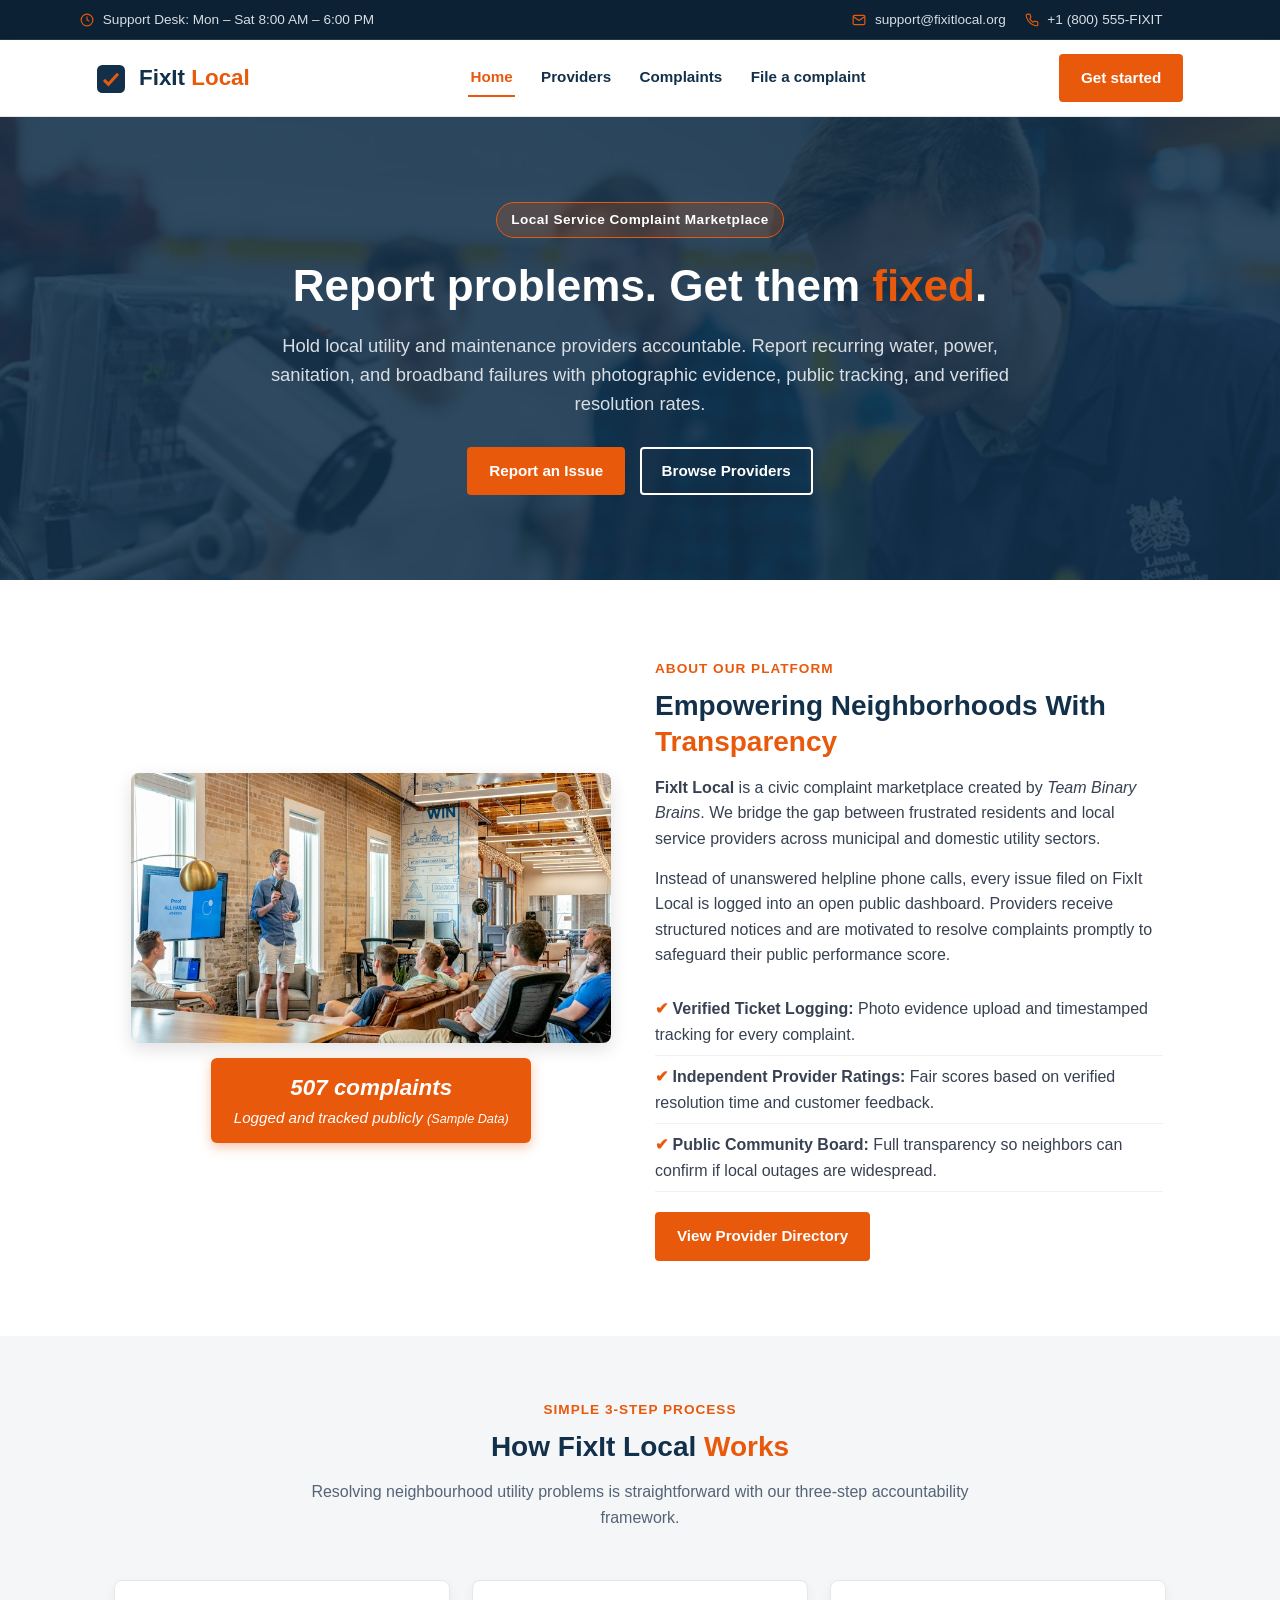
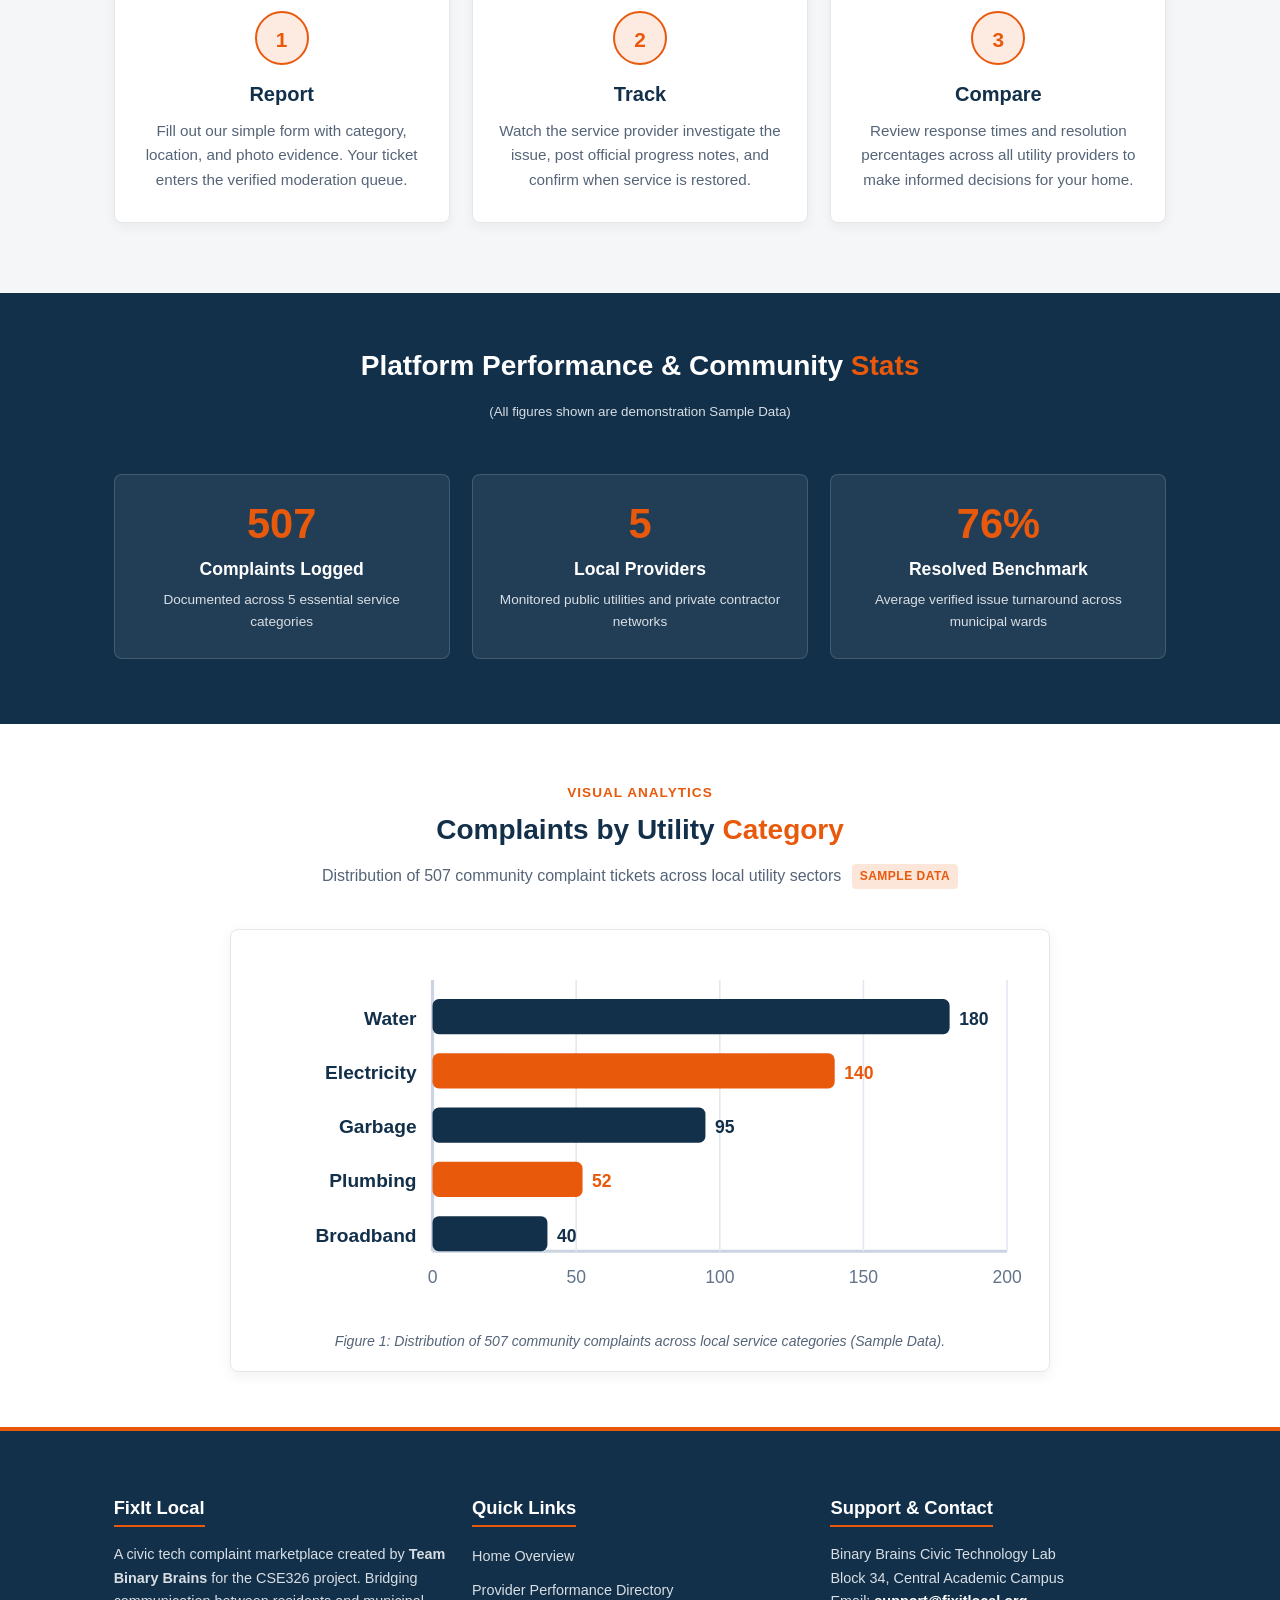
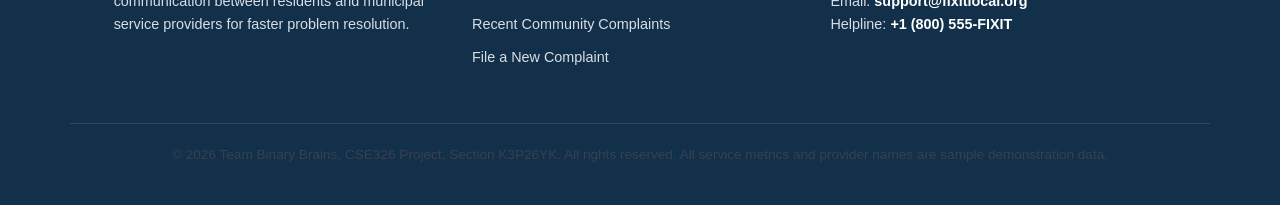
<file: index.html>
<!DOCTYPE html>
<html lang="en">
<head>
  <meta charset="UTF-8">
  <meta name="viewport" content="width=device-width, initial-scale=1.0">
  <meta name="description" content="FixIt Local - Local Service Complaint Marketplace by Team Binary Brains. Report municipal utility problems, track provider response, and compare local ratings.">
  <title>FixIt Local | Local Service Complaint Marketplace</title>
  <link rel="stylesheet" href="style.css">
</head>
<body>

  <!-- Top Bar: Opening Hours on Left, Contact Details on Right -->
  <div class="top-bar">
    <div class="container top-bar-inner">
      <div class="top-bar-left">
        <span class="top-bar-item">
          <svg class="top-bar-icon" width="14" height="14" viewBox="0 0 24 24" fill="none" stroke="#e8590c" stroke-width="2" role="img" aria-label="Clock Icon">
            <circle cx="12" cy="12" r="10"></circle>
            <polyline points="12 6 12 12 16 14"></polyline>
          </svg>
          Support Desk: Mon – Sat 8:00 AM – 6:00 PM
        </span>
      </div><!--
   --><div class="top-bar-right">
        <span class="top-bar-item">
          <svg class="top-bar-icon" width="14" height="14" viewBox="0 0 24 24" fill="none" stroke="#e8590c" stroke-width="2" role="img" aria-label="Email Icon">
            <rect x="2" y="4" width="20" height="16" rx="2"></rect>
            <polyline points="22 6 12 13 2 6"></polyline>
          </svg>
          <a href="mailto:support@fixitlocal.org" class="top-bar-link">support@fixitlocal.org</a>
        </span>
        <span class="top-bar-item">
          <svg class="top-bar-icon" width="14" height="14" viewBox="0 0 24 24" fill="none" stroke="#e8590c" stroke-width="2" role="img" aria-label="Phone Icon">
            <path d="M22 16.92v3a2 2 0 0 1-2.18 2 19.79 19.79 0 0 1-8.63-3.07 19.5 19.5 0 0 1-6-6 19.79 19.79 0 0 1-3.07-8.67A2 2 0 0 1 4.11 2h3a2 2 0 0 1 2 1.72 12.84 12.84 0 0 0 .7 2.81 2 2 0 0 1-.45 2.11L8.09 9.91a16 16 0 0 0 6 6l1.27-1.27a2 2 0 0 1 2.11-.45 12.84 12.84 0 0 0 2.81.7A2 2 0 0 1 22 16.92z"></path>
          </svg>
          <a href="tel:+18005553494" class="top-bar-link">+1 (800) 555-FIXIT</a>
        </span>
      </div>
    </div>
  </div>

  <!-- Header: Logo on Left, Nav Links Middle, Call-to-Action Right -->
  <header class="site-header">
    <div class="container header-row">
      <div class="header-brand">
        <a href="index.html" class="brand-link">
          <svg class="brand-icon" width="28" height="28" viewBox="0 0 32 32" role="img" aria-label="FixIt Local Logo">
            <rect width="32" height="32" rx="6" fill="#12304a"></rect>
            <path d="M8 17 L13 22 L24 10" stroke="#e8590c" stroke-width="3.5" fill="none"></path>
          </svg>
          FixIt <span class="accent-text">Local</span>
        </a>
      </div><!--
   --><nav class="site-nav" aria-label="Main Navigation">
        <ul class="nav-list">
          <li class="nav-item"><a href="index.html" class="nav-link active">Home</a></li>
          <li class="nav-item"><a href="providers.html" class="nav-link">Providers</a></li>
          <li class="nav-item"><a href="complaints.html" class="nav-link">Complaints</a></li>
          <li class="nav-item"><a href="file-complaint.html" class="nav-link">File a complaint</a></li>
        </ul>
      </nav><!--
   --><div class="header-cta">
        <a href="file-complaint.html" class="btn btn-accent">Get started</a>
      </div>
    </div>
  </header>

  <!-- Main Content (Exactly One Per Page) -->
  <main id="main-content">

    <!-- Hero Section with Background Photo and Dark Semi-Transparent Panel -->
    <section class="hero-section" aria-labelledby="hero-title">
      <div class="hero-overlay">
        <div class="container hero-content">
          <span class="hero-badge">Local Service Complaint Marketplace</span>
          <h1 id="hero-title" class="hero-title">Report problems. Get them <span class="accent-text">fixed</span>.</h1>
          <p class="hero-subtitle">
            Hold local utility and maintenance providers accountable. Report recurring water, power, sanitation, and broadband failures with photographic evidence, public tracking, and verified resolution rates.
          </p>
          <div class="hero-actions">
            <a href="file-complaint.html" class="btn btn-accent">Report an Issue</a>
            <a href="providers.html" class="btn btn-outline-white">Browse Providers</a>
          </div>
        </div>
      </div>
    </section>

    <!-- About Section: Photo on One Side, Text + List + Badge on Other -->
    <section class="section about-section" aria-labelledby="about-heading">
      <div class="container about-row">
        <div class="about-col-img">
          <figure class="about-figure">
            <img src="images/about-team.jpg" alt="FixIt Local support team collaborating on municipal resolution reports" width="480" height="320" class="about-img">
            <figcaption class="about-badge">
              <strong>507 complaints</strong>
              <span>Logged and tracked publicly <small>(Sample Data)</small></span>
            </figcaption>
          </figure>
        </div><!--
     --><div class="about-col-text">
          <span class="section-tagline">About Our Platform</span>
          <h2 id="about-heading">Empowering Neighborhoods With <span class="accent-text">Transparency</span></h2>
          <p>
            <strong>FixIt Local</strong> is a civic complaint marketplace created by <em>Team Binary Brains</em>. We bridge the gap between frustrated residents and local service providers across municipal and domestic utility sectors.
          </p>
          <p>
            Instead of unanswered helpline phone calls, every issue filed on FixIt Local is logged into an open public dashboard. Providers receive structured notices and are motivated to resolve complaints promptly to safeguard their public performance score.
          </p>
          <ul class="feature-list">
            <li><strong>Verified Ticket Logging:</strong> Photo evidence upload and timestamped tracking for every complaint.</li>
            <li><strong>Independent Provider Ratings:</strong> Fair scores based on verified resolution time and customer feedback.</li>
            <li><strong>Public Community Board:</strong> Full transparency so neighbors can confirm if local outages are widespread.</li>
          </ul>
          <a href="providers.html" class="btn btn-accent">View Provider Directory</a>
        </div>
      </div>
    </section>

    <!-- How It Works Section: Ordered List with 3 Steps -->
    <section class="section how-section" aria-labelledby="how-heading">
      <div class="container">
        <div class="section-title-wrap">
          <span class="section-tagline">Simple 3-Step Process</span>
          <h2 id="how-heading">How FixIt Local <span class="accent-text">Works</span></h2>
          <p class="section-desc">Resolving neighbourhood utility problems is straightforward with our three-step accountability framework.</p>
        </div>
        <ol class="steps-list">
          <li class="step-card">
            <div class="step-icon-wrap">1</div>
            <h3>Report</h3>
            <p>
              Fill out our simple form with category, location, and photo evidence. Your ticket enters the verified moderation queue.
            </p>
          </li><!--
       --><li class="step-card">
            <div class="step-icon-wrap">2</div>
            <h3>Track</h3>
            <p>
              Watch the service provider investigate the issue, post official progress notes, and confirm when service is restored.
            </p>
          </li><!--
       --><li class="step-card">
            <div class="step-icon-wrap">3</div>
            <h3>Compare</h3>
            <p>
              Review response times and resolution percentages across all utility providers to make informed decisions for your home.
            </p>
          </li>
        </ol>
      </div>
    </section>

    <!-- Stats Section: Definition List with 507 complaints, 5 providers, 76% resolved -->
    <section class="section stats-section" aria-labelledby="stats-heading">
      <div class="container">
        <div class="section-title-wrap">
          <h2 id="stats-heading">Platform Performance &amp; Community <span class="accent-text">Stats</span></h2>
          <p><small>(All figures shown are demonstration Sample Data)</small></p>
        </div>
        <dl class="stats-list">
          <div class="stat-item">
            <dt class="stat-term">507</dt>
            <dd class="stat-label">Complaints Logged</dd>
            <dd class="stat-desc">Documented across 5 essential service categories</dd>
          </div><!--
       --><div class="stat-item">
            <dt class="stat-term">5</dt>
            <dd class="stat-label">Local Providers</dd>
            <dd class="stat-desc">Monitored public utilities and private contractor networks</dd>
          </div><!--
       --><div class="stat-item">
            <dt class="stat-term">76%</dt>
            <dd class="stat-label">Resolved Benchmark</dd>
            <dd class="stat-desc">Average verified issue turnaround across municipal wards</dd>
          </div>
        </dl>
      </div>
    </section>

    <!-- SVG Bar Chart Section: Complaints by Category -->
    <section class="section chart-section" aria-labelledby="chart-heading">
      <div class="container">
        <div class="section-title-wrap">
          <span class="section-tagline">Visual Analytics</span>
          <h2 id="chart-heading">Complaints by Utility <span class="accent-text">Category</span></h2>
          <p class="section-desc">Distribution of 507 community complaint tickets across local utility sectors <span class="sample-badge">Sample Data</span></p>
        </div>
        <figure class="chart-figure">
          <!-- Inline SVG Bar Chart: Uses svg, rect, line, text -->
          <svg width="100%" height="auto" class="chart-svg" viewBox="0 0 500 230" role="img" aria-label="Bar chart showing complaints by category: Water 180, Electricity 140, Garbage 95, Plumbing 52, Internet 40">
            <!-- Background & Axis Lines -->
            <line x1="120" y1="20" x2="120" y2="190" stroke="#cbd5e1" stroke-width="2"></line>
            <line x1="120" y1="190" x2="480" y2="190" stroke="#cbd5e1" stroke-width="2"></line>

            <!-- Grid Scale Lines -->
            <line x1="210" y1="20" x2="210" y2="190" stroke="#e2e8f0" stroke-width="1"></line>
            <line x1="300" y1="20" x2="300" y2="190" stroke="#e2e8f0" stroke-width="1"></line>
            <line x1="390" y1="20" x2="390" y2="190" stroke="#e2e8f0" stroke-width="1"></line>
            <line x1="480" y1="20" x2="480" y2="190" stroke="#e2e8f0" stroke-width="1"></line>

            <!-- Scale Labels -->
            <text x="120" y="210" fill="#64748b" font-size="11" text-anchor="middle">0</text>
            <text x="210" y="210" fill="#64748b" font-size="11" text-anchor="middle">50</text>
            <text x="300" y="210" fill="#64748b" font-size="11" text-anchor="middle">100</text>
            <text x="390" y="210" fill="#64748b" font-size="11" text-anchor="middle">150</text>
            <text x="480" y="210" fill="#64748b" font-size="11" text-anchor="middle">200</text>

            <!-- Bar 1: Water Supply (180 complaints) -->
            <text x="110" y="48" fill="#12304a" font-size="12" font-weight="bold" text-anchor="end">Water</text>
            <rect x="120" y="32" width="324" height="22" rx="4" fill="#12304a"></rect>
            <text x="450" y="48" fill="#12304a" font-size="11" font-weight="bold">180</text>

            <!-- Bar 2: Electricity (140 complaints) -->
            <text x="110" y="82" fill="#12304a" font-size="12" font-weight="bold" text-anchor="end">Electricity</text>
            <rect x="120" y="66" width="252" height="22" rx="4" fill="#e8590c"></rect>
            <text x="378" y="82" fill="#e8590c" font-size="11" font-weight="bold">140</text>

            <!-- Bar 3: Garbage & Sanitation (95 complaints) -->
            <text x="110" y="116" fill="#12304a" font-size="12" font-weight="bold" text-anchor="end">Garbage</text>
            <rect x="120" y="100" width="171" height="22" rx="4" fill="#12304a"></rect>
            <text x="297" y="116" fill="#12304a" font-size="11" font-weight="bold">95</text>

            <!-- Bar 4: Plumbing (52 complaints) -->
            <text x="110" y="150" fill="#12304a" font-size="12" font-weight="bold" text-anchor="end">Plumbing</text>
            <rect x="120" y="134" width="94" height="22" rx="4" fill="#e8590c"></rect>
            <text x="220" y="150" fill="#e8590c" font-size="11" font-weight="bold">52</text>

            <!-- Bar 5: Internet Broadband (40 complaints) -->
            <text x="110" y="184" fill="#12304a" font-size="12" font-weight="bold" text-anchor="end">Broadband</text>
            <rect x="120" y="168" width="72" height="22" rx="4" fill="#12304a"></rect>
            <text x="198" y="184" fill="#12304a" font-size="11" font-weight="bold">40</text>
          </svg>
          <figcaption>Figure 1: Distribution of 507 community complaints across local service categories (Sample Data).</figcaption>
        </figure>
      </div>
    </section>

  </main>

  <!-- Footer: Quick Links, Contact Address, Copyright Note -->
  <footer class="site-footer">
    <div class="container footer-row">
      <div class="footer-col">
        <h3>FixIt Local</h3>
        <p>
          A civic tech complaint marketplace created by <strong>Team Binary Brains</strong> for the CSE326 project. Bridging communication between residents and municipal service providers for faster problem resolution.
        </p>
      </div><!--
   --><div class="footer-col">
        <h3>Quick Links</h3>
        <ul class="footer-links">
          <li><a href="index.html">Home Overview</a></li>
          <li><a href="providers.html">Provider Performance Directory</a></li>
          <li><a href="complaints.html">Recent Community Complaints</a></li>
          <li><a href="file-complaint.html">File a New Complaint</a></li>
        </ul>
      </div><!--
   --><div class="footer-col">
        <h3>Support &amp; Contact</h3>
        <address class="footer-address">
          Binary Brains Civic Technology Lab<br>
          Block 34, Central Academic Campus<br>
          Email: <a href="mailto:support@fixitlocal.org">support@fixitlocal.org</a><br>
          Helpline: <a href="tel:+18005553494">+1 (800) 555-FIXIT</a>
        </address>
      </div>
    </div>
    <div class="container footer-bottom">
      <p>&copy; 2026 Team Binary Brains, CSE326 Project, Section K3P26YK. All rights reserved. All service metrics and provider names are sample demonstration data.</p>
    </div>
  </footer>

  <script src="script.js"></script>
</body>
</html>
</file>
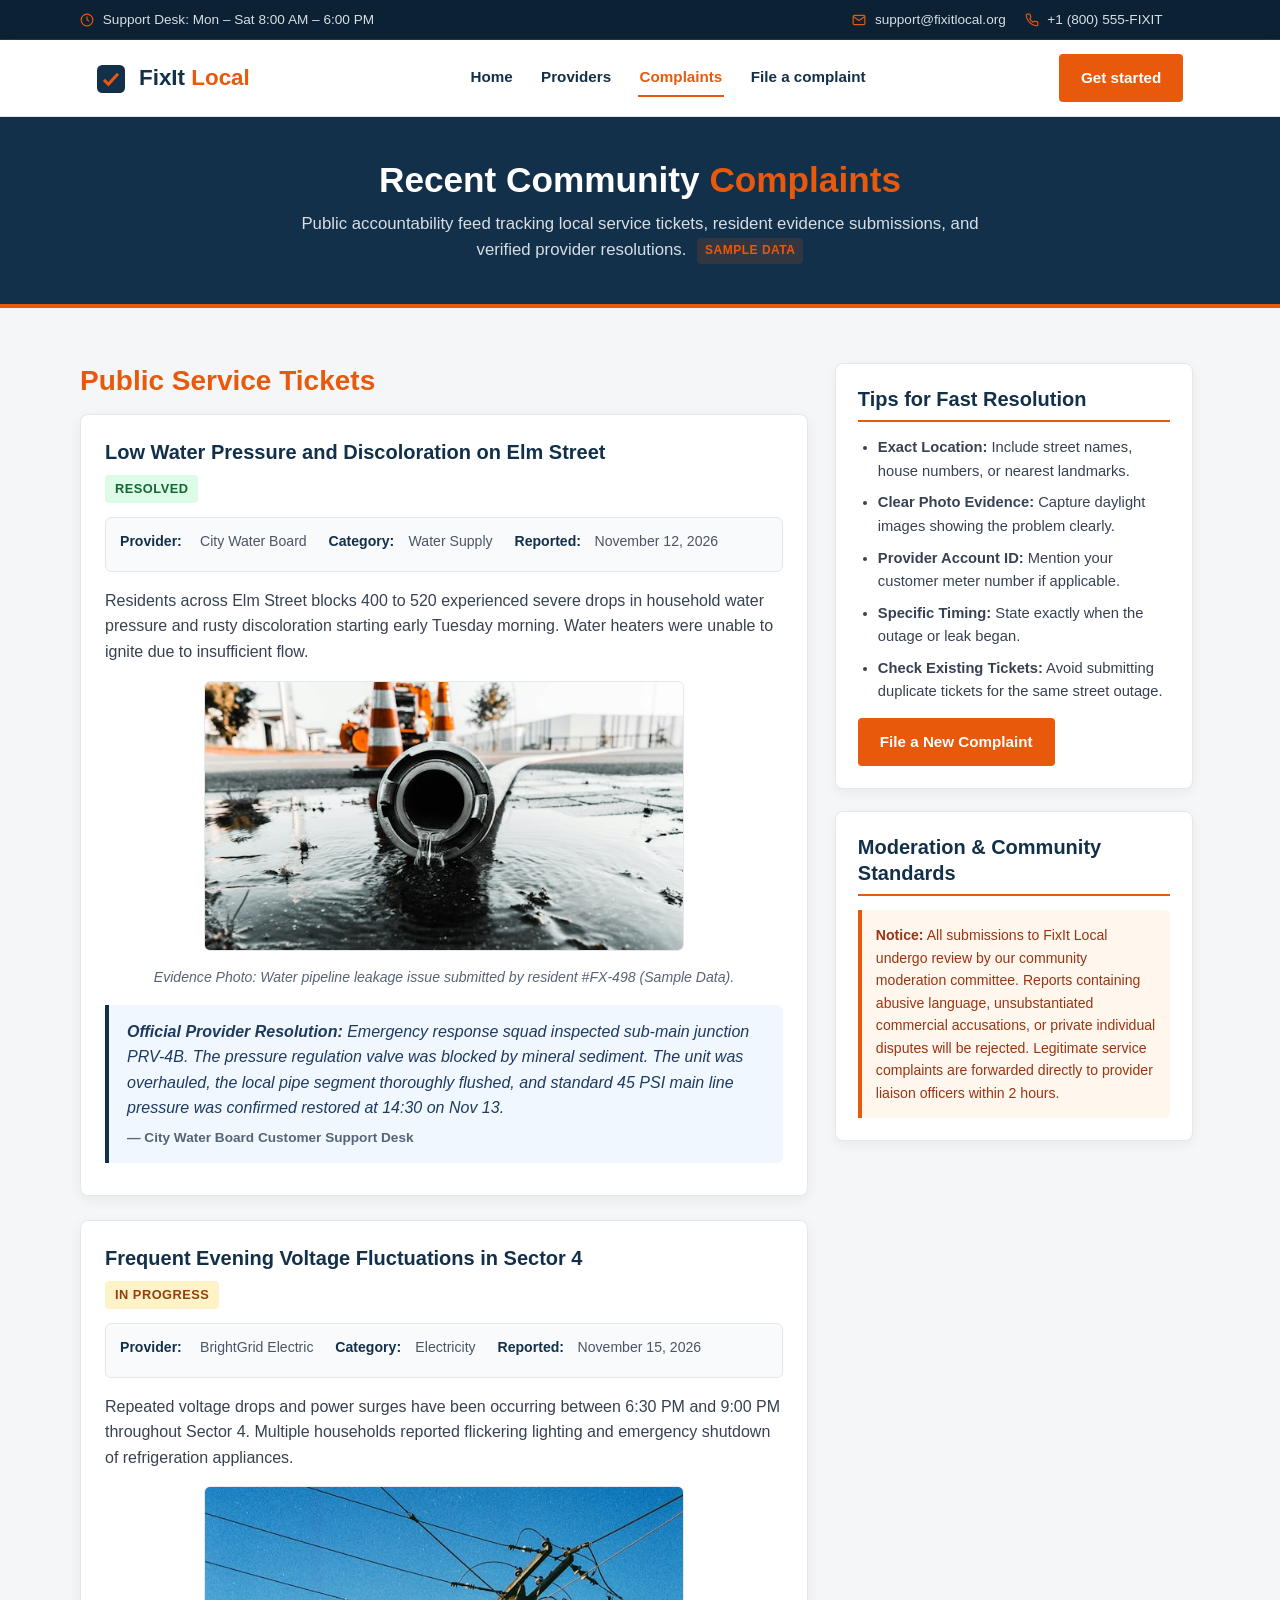
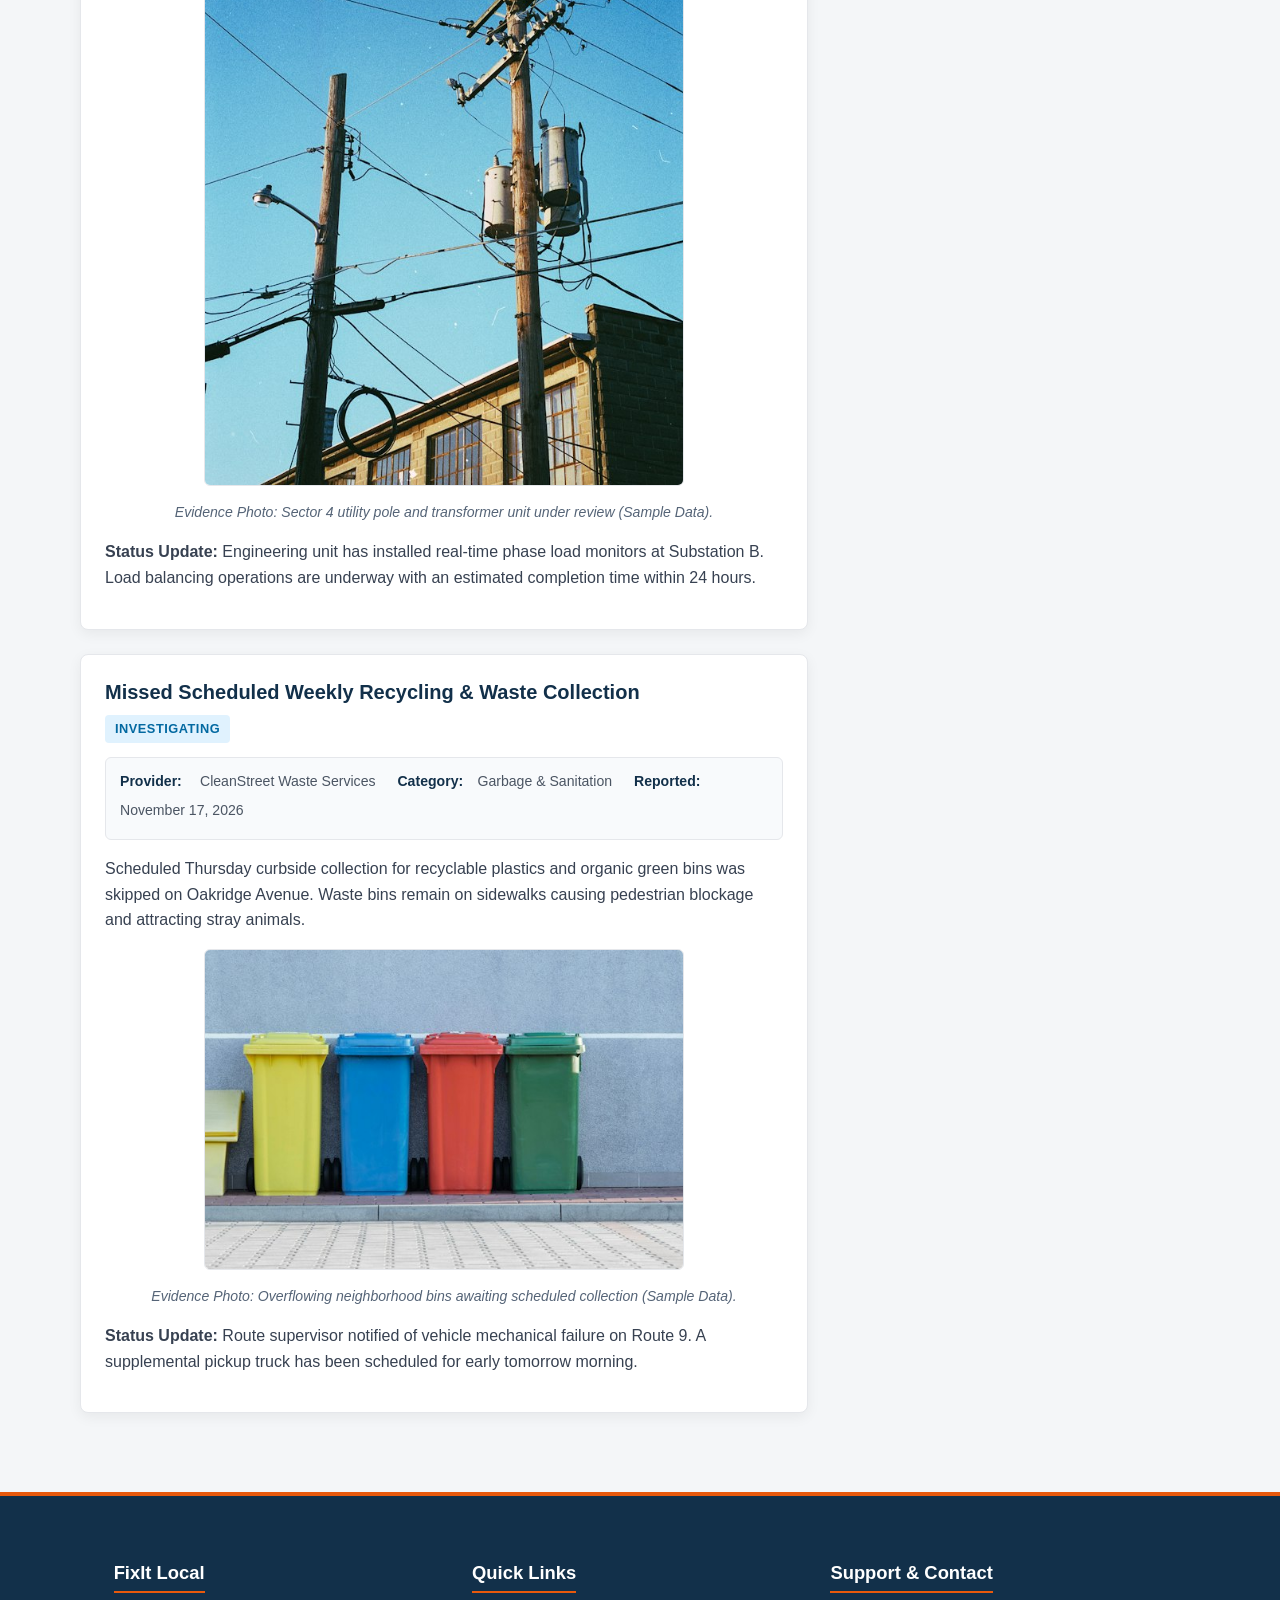
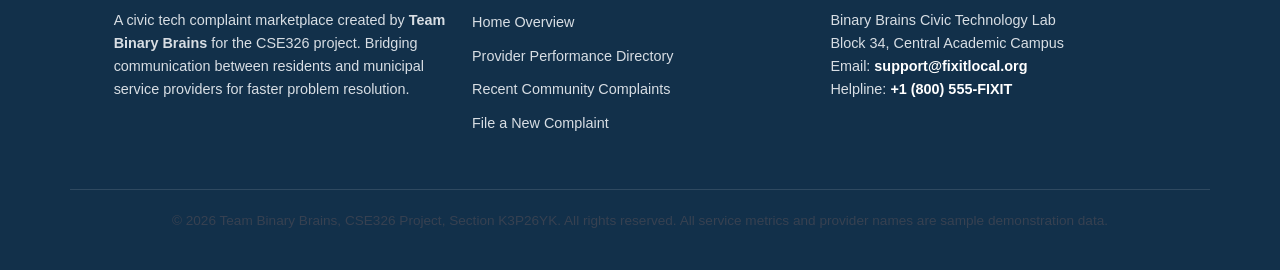
<file: complaints.html>
<!DOCTYPE html>
<html lang="en">
<head>
  <meta charset="UTF-8">
  <meta name="viewport" content="width=device-width, initial-scale=1.0">
  <meta name="description" content="FixIt Local Community Complaints - Browse recent municipal and utility complaint reports, official provider responses, and resolution status badges.">
  <title>Recent Complaints | FixIt Local</title>
  <link rel="stylesheet" href="style.css">
</head>
<body>

  <!-- Top Bar: Opening Hours on Left, Contact Details on Right -->
  <div class="top-bar">
    <div class="container top-bar-inner">
      <div class="top-bar-left">
        <span class="top-bar-item">
          <svg class="top-bar-icon" width="14" height="14" viewBox="0 0 24 24" fill="none" stroke="#e8590c" stroke-width="2" role="img" aria-label="Clock Icon">
            <circle cx="12" cy="12" r="10"></circle>
            <polyline points="12 6 12 12 16 14"></polyline>
          </svg>
          Support Desk: Mon – Sat 8:00 AM – 6:00 PM
        </span>
      </div><!--
   --><div class="top-bar-right">
        <span class="top-bar-item">
          <svg class="top-bar-icon" width="14" height="14" viewBox="0 0 24 24" fill="none" stroke="#e8590c" stroke-width="2" role="img" aria-label="Email Icon">
            <rect x="2" y="4" width="20" height="16" rx="2"></rect>
            <polyline points="22 6 12 13 2 6"></polyline>
          </svg>
          <a href="mailto:support@fixitlocal.org" class="top-bar-link">support@fixitlocal.org</a>
        </span>
        <span class="top-bar-item">
          <svg class="top-bar-icon" width="14" height="14" viewBox="0 0 24 24" fill="none" stroke="#e8590c" stroke-width="2" role="img" aria-label="Phone Icon">
            <path d="M22 16.92v3a2 2 0 0 1-2.18 2 19.79 19.79 0 0 1-8.63-3.07 19.5 19.5 0 0 1-6-6 19.79 19.79 0 0 1-3.07-8.67A2 2 0 0 1 4.11 2h3a2 2 0 0 1 2 1.72 12.84 12.84 0 0 0 .7 2.81 2 2 0 0 1-.45 2.11L8.09 9.91a16 16 0 0 0 6 6l1.27-1.27a2 2 0 0 1 2.11-.45 12.84 12.84 0 0 0 2.81.7A2 2 0 0 1 22 16.92z"></path>
          </svg>
          <a href="tel:+18005553494" class="top-bar-link">+1 (800) 555-FIXIT</a>
        </span>
      </div>
    </div>
  </div>

  <!-- Header: Logo on Left, Nav Links Middle, Call-to-Action Right -->
  <header class="site-header">
    <div class="container header-row">
      <div class="header-brand">
        <a href="index.html" class="brand-link">
          <svg class="brand-icon" width="28" height="28" viewBox="0 0 32 32" role="img" aria-label="FixIt Local Logo">
            <rect width="32" height="32" rx="6" fill="#12304a"></rect>
            <path d="M8 17 L13 22 L24 10" stroke="#e8590c" stroke-width="3.5" fill="none"></path>
          </svg>
          FixIt <span class="accent-text">Local</span>
        </a>
      </div><!--
   --><nav class="site-nav" aria-label="Main Navigation">
        <ul class="nav-list">
          <li class="nav-item"><a href="index.html" class="nav-link">Home</a></li>
          <li class="nav-item"><a href="providers.html" class="nav-link">Providers</a></li>
          <li class="nav-item"><a href="complaints.html" class="nav-link active">Complaints</a></li>
          <li class="nav-item"><a href="file-complaint.html" class="nav-link">File a complaint</a></li>
        </ul>
      </nav><!--
   --><div class="header-cta">
        <a href="file-complaint.html" class="btn btn-accent">Get started</a>
      </div>
    </div>
  </header>

  <!-- Main Content (Exactly One Per Page) -->
  <main id="main-content">

    <!-- Page Banner -->
    <div class="page-banner">
      <div class="container">
        <h1>Recent Community <span class="accent-text">Complaints</span></h1>
        <p>Public accountability feed tracking local service tickets, resident evidence submissions, and verified provider resolutions. <span class="sample-badge">Sample Data</span></p>
      </div>
    </div>

    <!-- Complaints Main Section with Aside -->
    <section class="section" aria-labelledby="complaints-feed-heading">
      <div class="container complaints-layout">

        <!-- Left Column: 3 Sample Complaints as Articles -->
        <div class="complaints-main-col">
          <h2 id="complaints-feed-heading" class="accent-text">Public Service Tickets</h2>

          <!-- Complaint 1: Resolved with Blockquote Provider Response -->
          <article class="complaint-card">
            <h3>Low Water Pressure and Discoloration on Elm Street</h3>
            <mark class="status-badge status-resolved">Resolved</mark>
            <dl class="complaint-meta">
              <dt>Provider:</dt><dd>City Water Board</dd>
              <dt>Category:</dt><dd>Water Supply</dd>
              <dt>Reported:</dt><dd><time datetime="2026-11-12">November 12, 2026</time></dd>
            </dl>
            <p>
              Residents across Elm Street blocks 400 to 520 experienced severe drops in household water pressure and rusty discoloration starting early Tuesday morning. Water heaters were unable to ignite due to insufficient flow.
            </p>
            <figure class="evidence-figure">
              <img src="images/complaint-water.jpg" alt="Resident photo evidence showing water pipe leak onto pavement with work cones" width="480" height="280" class="evidence-img">
              <figcaption>Evidence Photo: Water pipeline leakage issue submitted by resident #FX-498 (Sample Data).</figcaption>
            </figure>
            <blockquote class="provider-response">
              <p>
                <strong>Official Provider Resolution:</strong> Emergency response squad inspected sub-main junction PRV-4B. The pressure regulation valve was blocked by mineral sediment. The unit was overhauled, the local pipe segment thoroughly flushed, and standard 45 PSI main line pressure was confirmed restored at 14:30 on Nov 13.
              </p>
              <cite class="provider-cite">&mdash; City Water Board Customer Support Desk</cite>
            </blockquote>
          </article>

          <!-- Complaint 2: In Progress -->
          <article class="complaint-card">
            <h3>Frequent Evening Voltage Fluctuations in Sector 4</h3>
            <mark class="status-badge status-progress">In Progress</mark>
            <dl class="complaint-meta">
              <dt>Provider:</dt><dd>BrightGrid Electric</dd>
              <dt>Category:</dt><dd>Electricity</dd>
              <dt>Reported:</dt><dd><time datetime="2026-11-15">November 15, 2026</time></dd>
            </dl>
            <p>
              Repeated voltage drops and power surges have been occurring between 6:30 PM and 9:00 PM throughout Sector 4. Multiple households reported flickering lighting and emergency shutdown of refrigeration appliances.
            </p>
            <figure class="evidence-figure">
              <img src="images/complaint-electric.jpg" alt="Photo evidence showing neighborhood electrical utility pole, power lines, and transformer unit" width="480" height="280" class="evidence-img">
              <figcaption>Evidence Photo: Sector 4 utility pole and transformer unit under review (Sample Data).</figcaption>
            </figure>
            <p>
              <strong>Status Update:</strong> Engineering unit has installed real-time phase load monitors at Substation B. Load balancing operations are underway with an estimated completion time within 24 hours.
            </p>
          </article>

          <!-- Complaint 3: Investigating -->
          <article class="complaint-card">
            <h3>Missed Scheduled Weekly Recycling &amp; Waste Collection</h3>
            <mark class="status-badge status-open">Investigating</mark>
            <dl class="complaint-meta">
              <dt>Provider:</dt><dd>CleanStreet Waste Services</dd>
              <dt>Category:</dt><dd>Garbage &amp; Sanitation</dd>
              <dt>Reported:</dt><dd><time datetime="2026-11-17">November 17, 2026</time></dd>
            </dl>
            <p>
              Scheduled Thursday curbside collection for recyclable plastics and organic green bins was skipped on Oakridge Avenue. Waste bins remain on sidewalks causing pedestrian blockage and attracting stray animals.
            </p>
            <figure class="evidence-figure">
              <img src="images/complaint-waste.jpg" alt="Photo evidence showing uncollected curbside recycling and garbage bins on sidewalk" width="480" height="280" class="evidence-img">
              <figcaption>Evidence Photo: Overflowing neighborhood bins awaiting scheduled collection (Sample Data).</figcaption>
            </figure>
            <p>
              <strong>Status Update:</strong> Route supervisor notified of vehicle mechanical failure on Route 9. A supplemental pickup truck has been scheduled for early tomorrow morning.
            </p>
          </article>

        </div><!--

     --><!-- Right Column: Aside with Tips and Moderation Note -->
        <aside class="complaints-side-col" aria-labelledby="sidebar-tips-heading">

          <!-- Tips Card -->
          <div class="sidebar-card">
            <h3 id="sidebar-tips-heading">Tips for Fast Resolution</h3>
            <ul class="sidebar-list">
              <li><strong>Exact Location:</strong> Include street names, house numbers, or nearest landmarks.</li>
              <li><strong>Clear Photo Evidence:</strong> Capture daylight images showing the problem clearly.</li>
              <li><strong>Provider Account ID:</strong> Mention your customer meter number if applicable.</li>
              <li><strong>Specific Timing:</strong> State exactly when the outage or leak began.</li>
              <li><strong>Check Existing Tickets:</strong> Avoid submitting duplicate tickets for the same street outage.</li>
            </ul>
            <a href="file-complaint.html" class="btn btn-accent">File a New Complaint</a>
          </div>

          <!-- Moderation Notice Card -->
          <div class="sidebar-card">
            <h3>Moderation &amp; Community Standards</h3>
            <div class="notice-box">
              <p>
                <strong>Notice:</strong> All submissions to FixIt Local undergo review by our community moderation committee. Reports containing abusive language, unsubstantiated commercial accusations, or private individual disputes will be rejected. Legitimate service complaints are forwarded directly to provider liaison officers within 2 hours.
              </p>
            </div>
          </div>

        </aside>

      </div>
    </section>

  </main>

  <!-- Footer: Quick Links, Contact Address, Copyright Note -->
  <footer class="site-footer">
    <div class="container footer-row">
      <div class="footer-col">
        <h3>FixIt Local</h3>
        <p>
          A civic tech complaint marketplace created by <strong>Team Binary Brains</strong> for the CSE326 project. Bridging communication between residents and municipal service providers for faster problem resolution.
        </p>
      </div><!--
   --><div class="footer-col">
        <h3>Quick Links</h3>
        <ul class="footer-links">
          <li><a href="index.html">Home Overview</a></li>
          <li><a href="providers.html">Provider Performance Directory</a></li>
          <li><a href="complaints.html">Recent Community Complaints</a></li>
          <li><a href="file-complaint.html">File a New Complaint</a></li>
        </ul>
      </div><!--
   --><div class="footer-col">
        <h3>Support &amp; Contact</h3>
        <address class="footer-address">
          Binary Brains Civic Technology Lab<br>
          Block 34, Central Academic Campus<br>
          Email: <a href="mailto:support@fixitlocal.org">support@fixitlocal.org</a><br>
          Helpline: <a href="tel:+18005553494">+1 (800) 555-FIXIT</a>
        </address>
      </div>
    </div>
    <div class="container footer-bottom">
      <p>&copy; 2026 Team Binary Brains, CSE326 Project, Section K3P26YK. All rights reserved. All service metrics and provider names are sample demonstration data.</p>
    </div>
  </footer>

  <script src="script.js"></script>
</body>
</html>
</file>
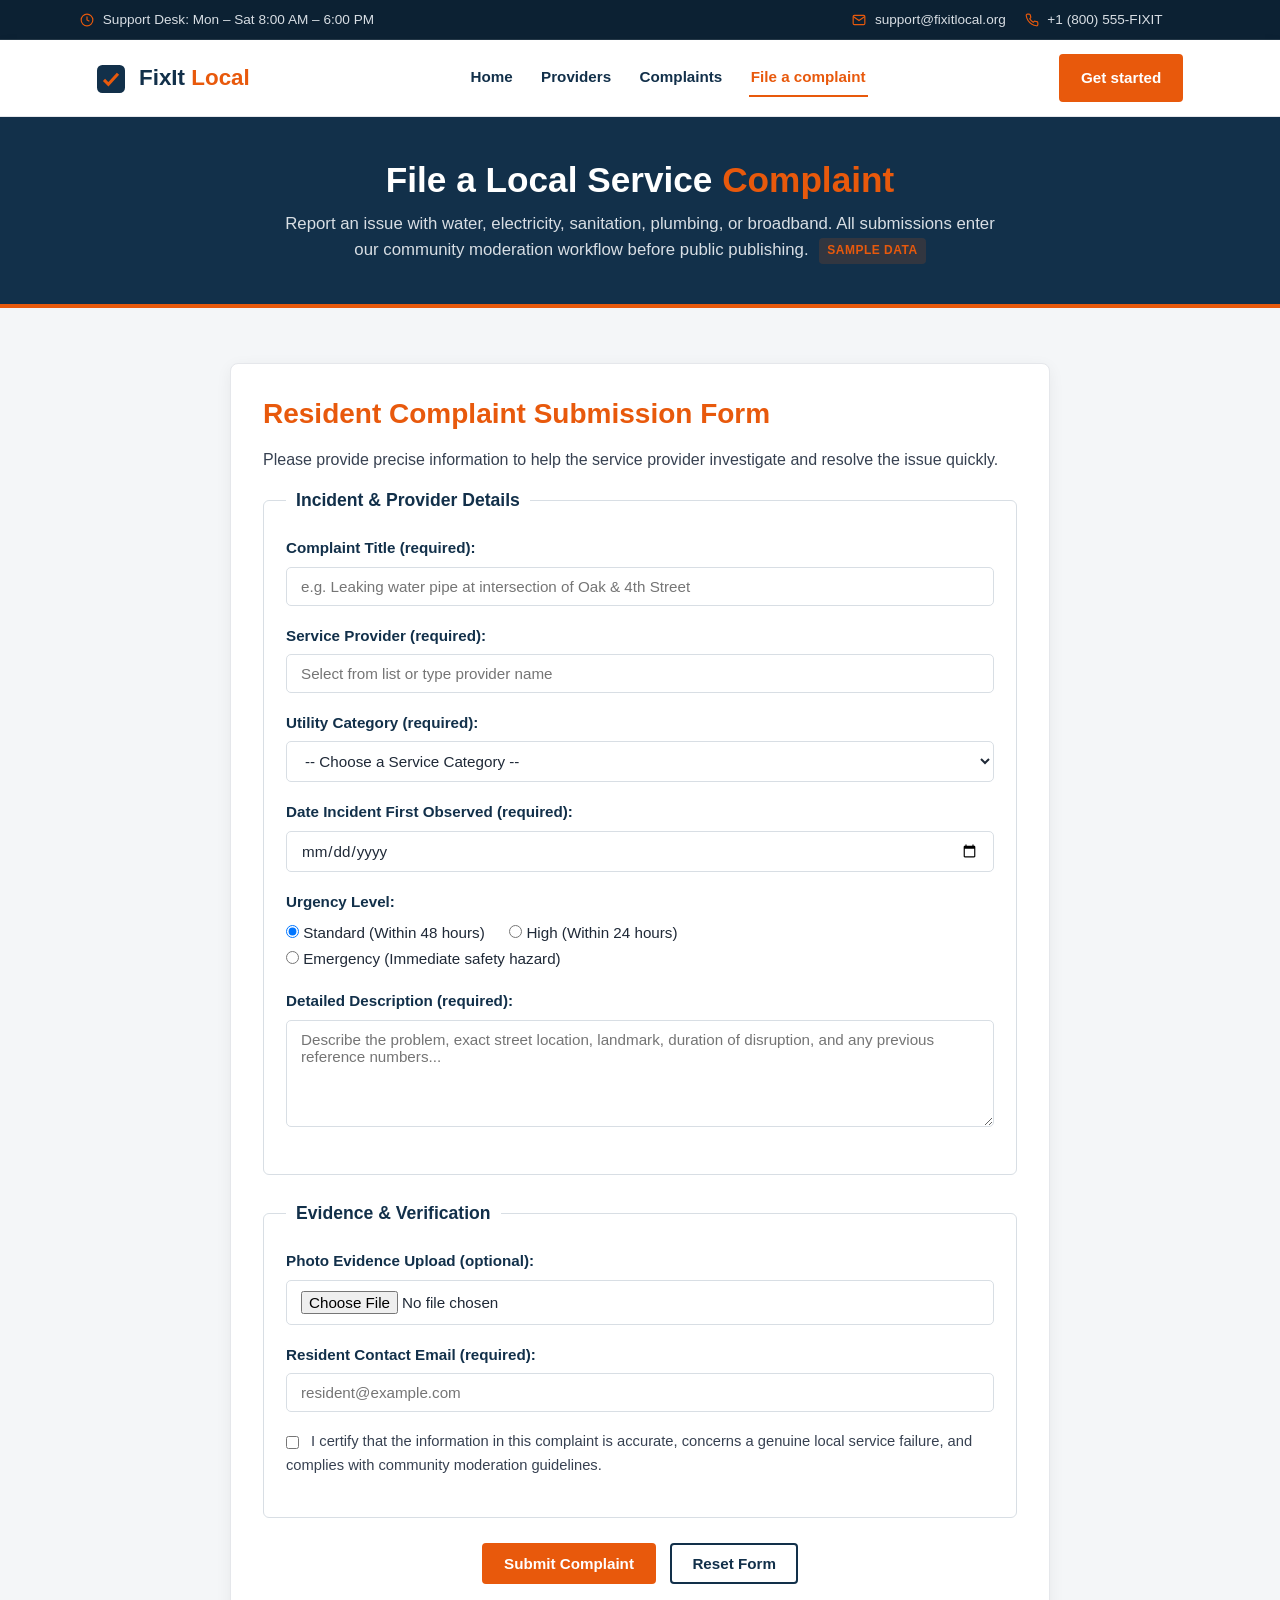
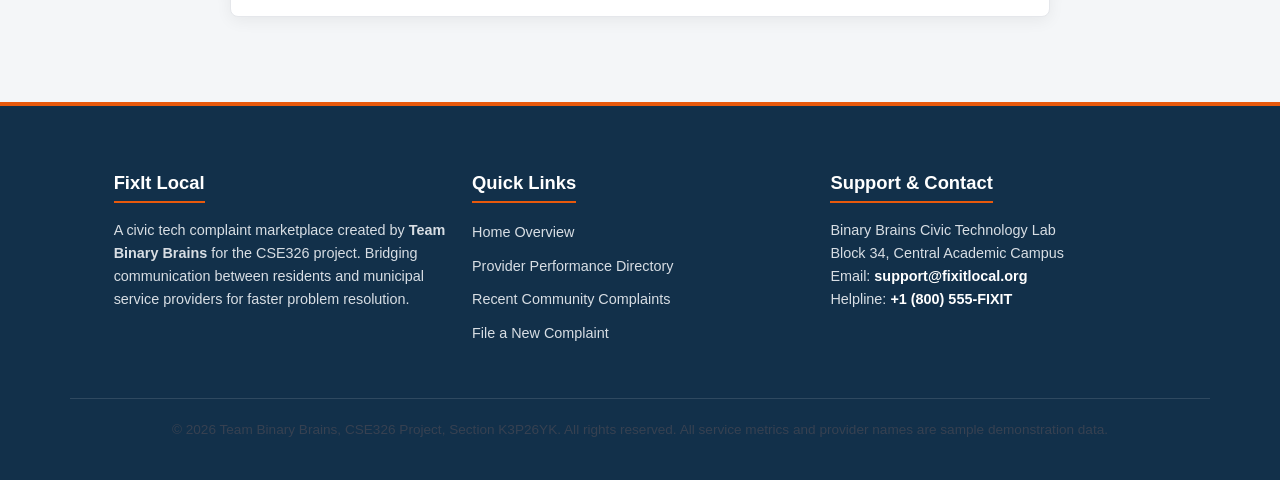
<file: file-complaint.html>
<!DOCTYPE html>
<html lang="en">
<head>
  <meta charset="UTF-8">
  <meta name="viewport" content="width=device-width, initial-scale=1.0">
  <meta name="description" content="FixIt Local Complaint Submission - File a local municipal or utility service complaint with photo evidence, urgency rating, and public tracking.">
  <title>File a Complaint | FixIt Local</title>
  <link rel="stylesheet" href="style.css">
</head>
<body>

  <!-- Top Bar: Opening Hours on Left, Contact Details on Right -->
  <div class="top-bar">
    <div class="container top-bar-inner">
      <div class="top-bar-left">
        <span class="top-bar-item">
          <svg class="top-bar-icon" width="14" height="14" viewBox="0 0 24 24" fill="none" stroke="#e8590c" stroke-width="2" role="img" aria-label="Clock Icon">
            <circle cx="12" cy="12" r="10"></circle>
            <polyline points="12 6 12 12 16 14"></polyline>
          </svg>
          Support Desk: Mon – Sat 8:00 AM – 6:00 PM
        </span>
      </div><!--
   --><div class="top-bar-right">
        <span class="top-bar-item">
          <svg class="top-bar-icon" width="14" height="14" viewBox="0 0 24 24" fill="none" stroke="#e8590c" stroke-width="2" role="img" aria-label="Email Icon">
            <rect x="2" y="4" width="20" height="16" rx="2"></rect>
            <polyline points="22 6 12 13 2 6"></polyline>
          </svg>
          <a href="mailto:support@fixitlocal.org" class="top-bar-link">support@fixitlocal.org</a>
        </span>
        <span class="top-bar-item">
          <svg class="top-bar-icon" width="14" height="14" viewBox="0 0 24 24" fill="none" stroke="#e8590c" stroke-width="2" role="img" aria-label="Phone Icon">
            <path d="M22 16.92v3a2 2 0 0 1-2.18 2 19.79 19.79 0 0 1-8.63-3.07 19.5 19.5 0 0 1-6-6 19.79 19.79 0 0 1-3.07-8.67A2 2 0 0 1 4.11 2h3a2 2 0 0 1 2 1.72 12.84 12.84 0 0 0 .7 2.81 2 2 0 0 1-.45 2.11L8.09 9.91a16 16 0 0 0 6 6l1.27-1.27a2 2 0 0 1 2.11-.45 12.84 12.84 0 0 0 2.81.7A2 2 0 0 1 22 16.92z"></path>
          </svg>
          <a href="tel:+18005553494" class="top-bar-link">+1 (800) 555-FIXIT</a>
        </span>
      </div>
    </div>
  </div>

  <!-- Header: Logo on Left, Nav Links Middle, Call-to-Action Right -->
  <header class="site-header">
    <div class="container header-row">
      <div class="header-brand">
        <a href="index.html" class="brand-link">
          <svg class="brand-icon" width="28" height="28" viewBox="0 0 32 32" role="img" aria-label="FixIt Local Logo">
            <rect width="32" height="32" rx="6" fill="#12304a"></rect>
            <path d="M8 17 L13 22 L24 10" stroke="#e8590c" stroke-width="3.5" fill="none"></path>
          </svg>
          FixIt <span class="accent-text">Local</span>
        </a>
      </div><!--
   --><nav class="site-nav" aria-label="Main Navigation">
        <ul class="nav-list">
          <li class="nav-item"><a href="index.html" class="nav-link">Home</a></li>
          <li class="nav-item"><a href="providers.html" class="nav-link">Providers</a></li>
          <li class="nav-item"><a href="complaints.html" class="nav-link">Complaints</a></li>
          <li class="nav-item"><a href="file-complaint.html" class="nav-link active">File a complaint</a></li>
        </ul>
      </nav><!--
   --><div class="header-cta">
        <a href="file-complaint.html" class="btn btn-accent">Get started</a>
      </div>
    </div>
  </header>

  <!-- Main Content (Exactly One Per Page) -->
  <main id="main-content">

    <!-- Page Banner -->
    <div class="page-banner">
      <div class="container">
        <h1>File a Local Service <span class="accent-text">Complaint</span></h1>
        <p>Report an issue with water, electricity, sanitation, plumbing, or broadband. All submissions enter our community moderation workflow before public publishing. <span class="sample-badge">Sample Data</span></p>
      </div>
    </div>

    <!-- Complaint Form Section -->
    <section class="section" aria-labelledby="form-heading">
      <div class="container">

        <!-- Submission Preview Section (Revealed by JavaScript upon submission) -->
        <section id="submission-preview-section" aria-labelledby="preview-heading">
          <h2 id="preview-heading" class="accent-text">Newly Submitted Ticket</h2>
          <div id="submission-preview-card"></div>
        </section>

        <!-- Complaint Form Card -->
        <div class="form-card">
          <h2 id="form-heading" class="accent-text">Resident Complaint Submission Form</h2>
          <p>Please provide precise information to help the service provider investigate and resolve the issue quickly.</p>

          <form id="complaint-form" action="#" method="post" onsubmit="handleComplaintSubmit(); return false;">

            <!-- Fieldset 1: Complaint Information -->
            <fieldset>
              <legend>Incident &amp; Provider Details</legend>

              <div class="form-group">
                <label for="complaint-title" class="form-label">Complaint Title (required):</label>
                <input
                  type="text"
                  id="complaint-title"
                  class="form-input"
                  required
                  minlength="5"
                  maxlength="100"
                  placeholder="e.g. Leaking water pipe at intersection of Oak &amp; 4th Street">
              </div>

              <div class="form-group">
                <label for="complaint-provider" class="form-label">Service Provider (required):</label>
                <input
                  type="text"
                  id="complaint-provider"
                  class="form-input"
                  list="providers-datalist"
                  required
                  placeholder="Select from list or type provider name">
                <datalist id="providers-datalist">
                  <option value="City Water Board">
                  <option value="BrightGrid Electric">
                  <option value="CleanStreet Waste Services">
                  <option value="FixRight Plumbing">
                  <option value="SwiftNet Broadband">
                </datalist>
              </div>

              <div class="form-group">
                <label for="complaint-category" class="form-label">Utility Category (required):</label>
                <select id="complaint-category" class="form-select" required>
                  <option value="">-- Choose a Service Category --</option>
                  <optgroup label="Essential Municipal Utilities">
                    <option value="Water Supply">Water Supply</option>
                    <option value="Electricity">Electricity</option>
                    <option value="Garbage &amp; Sanitation">Garbage &amp; Sanitation</option>
                  </optgroup>
                  <optgroup label="Domestic &amp; Private Services">
                    <option value="Plumbing">Plumbing</option>
                    <option value="Internet &amp; Broadband">Internet &amp; Broadband</option>
                  </optgroup>
                </select>
              </div>

              <div class="form-group">
                <label for="complaint-date" class="form-label">Date Incident First Observed (required):</label>
                <input type="date" id="complaint-date" class="form-input" required>
              </div>

              <div class="form-group">
                <p class="form-label">Urgency Level:</p>
                <div class="radio-group">
                  <label class="radio-label">
                    <input type="radio" name="urgency" value="Standard" checked> Standard (Within 48 hours)
                  </label>
                  <label class="radio-label">
                    <input type="radio" name="urgency" value="High"> High (Within 24 hours)
                  </label>
                  <label class="radio-label">
                    <input type="radio" name="urgency" value="Emergency"> Emergency (Immediate safety hazard)
                  </label>
                </div>
              </div>

              <div class="form-group">
                <label for="complaint-details" class="form-label">Detailed Description (required):</label>
                <textarea
                  id="complaint-details"
                  class="form-textarea"
                  rows="5"
                  required
                  minlength="20"
                  maxlength="1000"
                  placeholder="Describe the problem, exact street location, landmark, duration of disruption, and any previous reference numbers..."></textarea>
              </div>

            </fieldset>

            <!-- Fieldset 2: Evidence & Verification -->
            <fieldset>
              <legend>Evidence &amp; Verification</legend>

              <div class="form-group">
                <label for="complaint-photo" class="form-label">Photo Evidence Upload (optional):</label>
                <input type="file" id="complaint-photo" class="form-input" accept="image/*">
              </div>

              <div class="form-group">
                <label for="complaint-email" class="form-label">Resident Contact Email (required):</label>
                <input
                  type="email"
                  id="complaint-email"
                  class="form-input"
                  required
                  placeholder="resident@example.com">
              </div>

              <div class="form-group">
                <label for="complaint-confirm" class="checkbox-label">
                  <input type="checkbox" id="complaint-confirm" required>
                  I certify that the information in this complaint is accurate, concerns a genuine local service failure, and complies with community moderation guidelines.
                </label>
              </div>

            </fieldset>

            <!-- Action Buttons: Submit and Reset -->
            <div class="form-actions">
              <input type="submit" value="Submit Complaint" class="btn btn-accent">
              <input type="reset" value="Reset Form" class="btn btn-outline">
            </div>

          </form>
        </div>

      </div>
    </section>

  </main>

  <!-- Footer: Quick Links, Contact Address, Copyright Note -->
  <footer class="site-footer">
    <div class="container footer-row">
      <div class="footer-col">
        <h3>FixIt Local</h3>
        <p>
          A civic tech complaint marketplace created by <strong>Team Binary Brains</strong> for the CSE326 project. Bridging communication between residents and municipal service providers for faster problem resolution.
        </p>
      </div><!--
   --><div class="footer-col">
        <h3>Quick Links</h3>
        <ul class="footer-links">
          <li><a href="index.html">Home Overview</a></li>
          <li><a href="providers.html">Provider Performance Directory</a></li>
          <li><a href="complaints.html">Recent Community Complaints</a></li>
          <li><a href="file-complaint.html">File a New Complaint</a></li>
        </ul>
      </div><!--
   --><div class="footer-col">
        <h3>Support &amp; Contact</h3>
        <address class="footer-address">
          Binary Brains Civic Technology Lab<br>
          Block 34, Central Academic Campus<br>
          Email: <a href="mailto:support@fixitlocal.org">support@fixitlocal.org</a><br>
          Helpline: <a href="tel:+18005553494">+1 (800) 555-FIXIT</a>
        </address>
      </div>
    </div>
    <div class="container footer-bottom">
      <p>&copy; 2026 Team Binary Brains, CSE326 Project, Section K3P26YK. All rights reserved. All service metrics and provider names are sample demonstration data.</p>
    </div>
  </footer>

  <script src="script.js"></script>
</body>
</html>
</file>
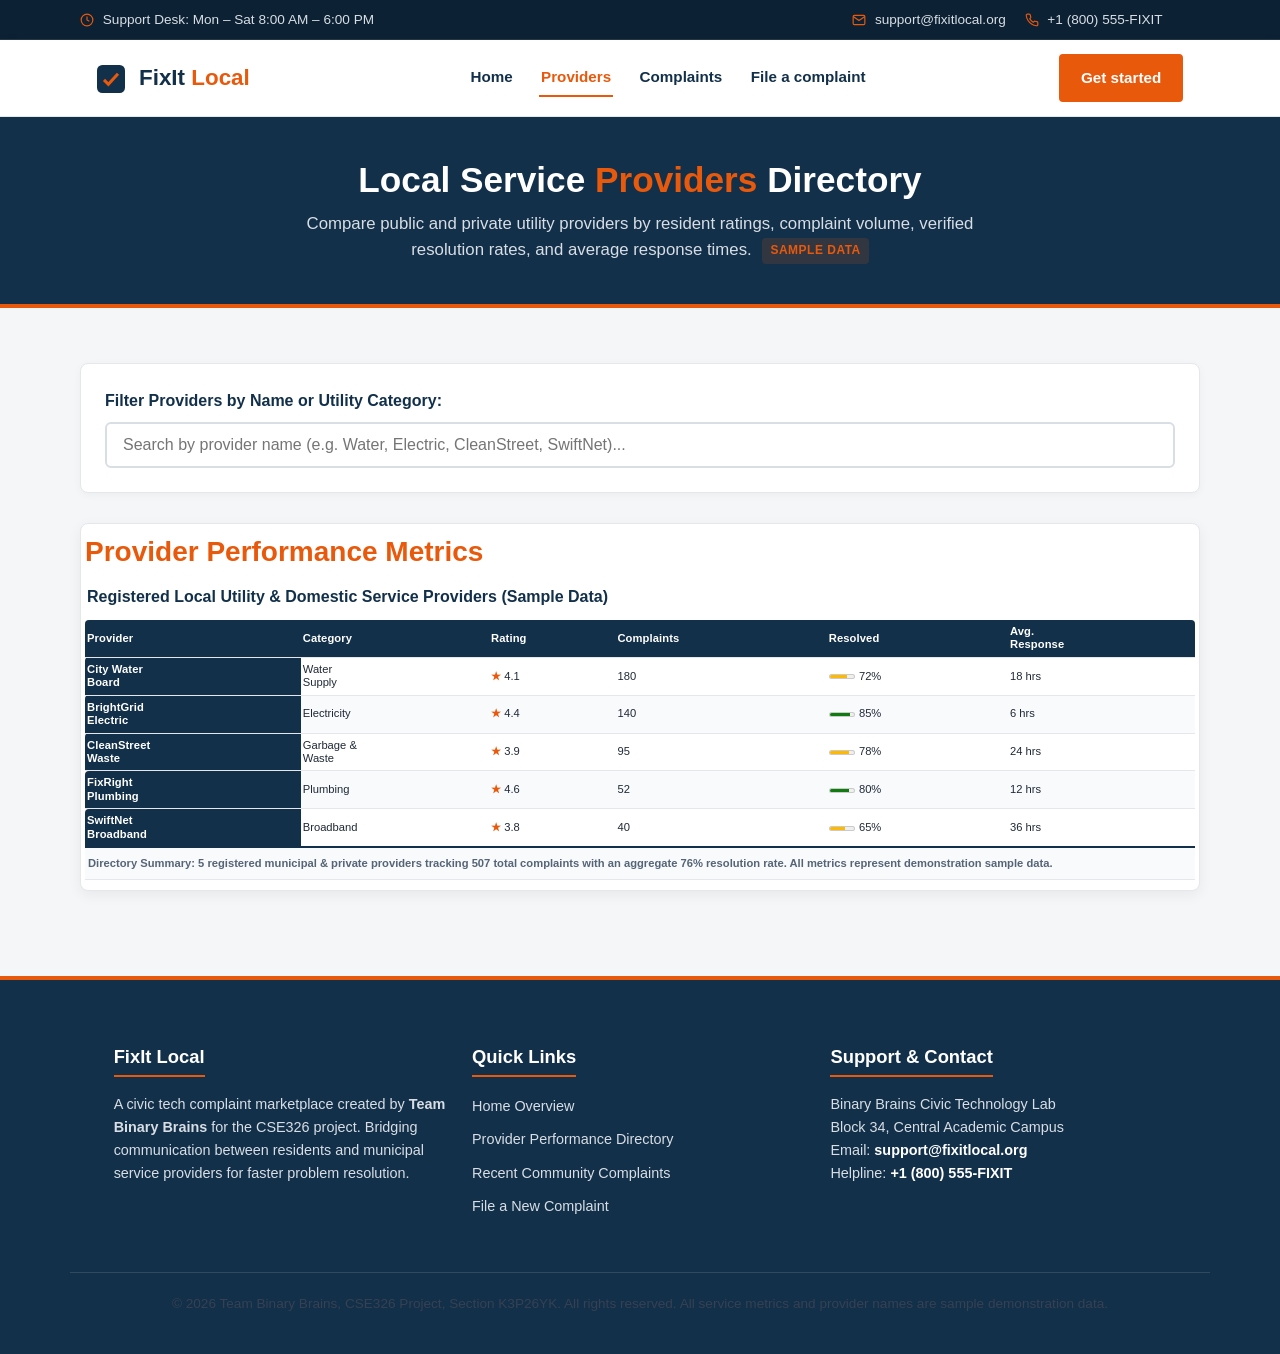
<file: providers.html>
<!DOCTYPE html>
<html lang="en">
<head>
  <meta charset="UTF-8">
  <meta name="viewport" content="width=device-width, initial-scale=1.0">
  <meta name="description" content="FixIt Local Provider Directory - Compare ratings, complaint histories, resolution percentages, and average response times for local service providers.">
  <title>Providers Directory | FixIt Local</title>
  <link rel="stylesheet" href="style.css">
</head>
<body>

  <!-- Top Bar: Opening Hours on Left, Contact Details on Right -->
  <div class="top-bar">
    <div class="container top-bar-inner">
      <div class="top-bar-left">
        <span class="top-bar-item">
          <svg class="top-bar-icon" width="14" height="14" viewBox="0 0 24 24" fill="none" stroke="#e8590c" stroke-width="2" role="img" aria-label="Clock Icon">
            <circle cx="12" cy="12" r="10"></circle>
            <polyline points="12 6 12 12 16 14"></polyline>
          </svg>
          Support Desk: Mon – Sat 8:00 AM – 6:00 PM
        </span>
      </div><!--
   --><div class="top-bar-right">
        <span class="top-bar-item">
          <svg class="top-bar-icon" width="14" height="14" viewBox="0 0 24 24" fill="none" stroke="#e8590c" stroke-width="2" role="img" aria-label="Email Icon">
            <rect x="2" y="4" width="20" height="16" rx="2"></rect>
            <polyline points="22 6 12 13 2 6"></polyline>
          </svg>
          <a href="mailto:support@fixitlocal.org" class="top-bar-link">support@fixitlocal.org</a>
        </span>
        <span class="top-bar-item">
          <svg class="top-bar-icon" width="14" height="14" viewBox="0 0 24 24" fill="none" stroke="#e8590c" stroke-width="2" role="img" aria-label="Phone Icon">
            <path d="M22 16.92v3a2 2 0 0 1-2.18 2 19.79 19.79 0 0 1-8.63-3.07 19.5 19.5 0 0 1-6-6 19.79 19.79 0 0 1-3.07-8.67A2 2 0 0 1 4.11 2h3a2 2 0 0 1 2 1.72 12.84 12.84 0 0 0 .7 2.81 2 2 0 0 1-.45 2.11L8.09 9.91a16 16 0 0 0 6 6l1.27-1.27a2 2 0 0 1 2.11-.45 12.84 12.84 0 0 0 2.81.7A2 2 0 0 1 22 16.92z"></path>
          </svg>
          <a href="tel:+18005553494" class="top-bar-link">+1 (800) 555-FIXIT</a>
        </span>
      </div>
    </div>
  </div>

  <!-- Header: Logo on Left, Nav Links Middle, Call-to-Action Right -->
  <header class="site-header">
    <div class="container header-row">
      <div class="header-brand">
        <a href="index.html" class="brand-link">
          <svg class="brand-icon" width="28" height="28" viewBox="0 0 32 32" role="img" aria-label="FixIt Local Logo">
            <rect width="32" height="32" rx="6" fill="#12304a"></rect>
            <path d="M8 17 L13 22 L24 10" stroke="#e8590c" stroke-width="3.5" fill="none"></path>
          </svg>
          FixIt <span class="accent-text">Local</span>
        </a>
      </div><!--
   --><nav class="site-nav" aria-label="Main Navigation">
        <ul class="nav-list">
          <li class="nav-item"><a href="index.html" class="nav-link">Home</a></li>
          <li class="nav-item"><a href="providers.html" class="nav-link active">Providers</a></li>
          <li class="nav-item"><a href="complaints.html" class="nav-link">Complaints</a></li>
          <li class="nav-item"><a href="file-complaint.html" class="nav-link">File a complaint</a></li>
        </ul>
      </nav><!--
   --><div class="header-cta">
        <a href="file-complaint.html" class="btn btn-accent">Get started</a>
      </div>
    </div>
  </header>

  <!-- Main Content (Exactly One Per Page) -->
  <main id="main-content">

    <!-- Page Banner -->
    <div class="page-banner">
      <div class="container">
        <h1>Local Service <span class="accent-text">Providers</span> Directory</h1>
        <p>Compare public and private utility providers by resident ratings, complaint volume, verified resolution rates, and average response times. <span class="sample-badge">Sample Data</span></p>
      </div>
    </div>

    <!-- Providers Table & Search Section -->
    <section class="section" aria-labelledby="directory-heading">
      <div class="container">

        <!-- Search Box -->
        <div class="search-card">
          <form id="provider-search-form" onsubmit="return false;" role="search">
            <label for="provider-search-input" class="search-label">Filter Providers by Name or Utility Category:</label>
            <input
              type="search"
              id="provider-search-input"
              class="search-input"
              placeholder="Search by provider name (e.g. Water, Electric, CleanStreet, SwiftNet)..."
              oninput="filterProviders()"
              aria-label="Filter service providers">
          </form>
        </div>

        <!-- Table Container -->
        <div class="table-wrapper">
          <h2 id="directory-heading" class="accent-text">Provider Performance Metrics</h2>
          <table>
            <caption>Registered Local Utility &amp; Domestic Service Providers (Sample Data)</caption>
            <thead>
              <tr>
                <th scope="col">Provider</th>
                <th scope="col">Category</th>
                <th scope="col">Rating</th>
                <th scope="col">Complaints</th>
                <th scope="col">Resolved</th>
                <th scope="col">Avg.<br>Response</th>
              </tr>
            </thead>
            <tbody>
              <!-- Row 1: City Water Board -->
              <tr id="row-water">
                <th scope="row"><strong>City Water<br>Board</strong></th>
                <td>Water<br>Supply</td>
                <td><span class="rating-stars">&#9733;</span> 4.1</td>
                <td>180</td>
                <td>
                  <meter value="0.72" min="0" max="1" low="0.4" high="0.8" optimum="1">72%</meter>
                  <span>72%</span>
                </td>
                <td>18 hrs</td>
              </tr>
              <!-- Row 2: BrightGrid Electric -->
              <tr id="row-electric">
                <th scope="row"><strong>BrightGrid<br>Electric</strong></th>
                <td>Electricity</td>
                <td><span class="rating-stars">&#9733;</span> 4.4</td>
                <td>140</td>
                <td>
                  <meter value="0.85" min="0" max="1" low="0.4" high="0.8" optimum="1">85%</meter>
                  <span>85%</span>
                </td>
                <td>6 hrs</td>
              </tr>
              <!-- Row 3: CleanStreet Waste Services -->
              <tr id="row-waste">
                <th scope="row"><strong>CleanStreet<br>Waste</strong></th>
                <td>Garbage &amp;<br>Waste</td>
                <td><span class="rating-stars">&#9733;</span> 3.9</td>
                <td>95</td>
                <td>
                  <meter value="0.78" min="0" max="1" low="0.4" high="0.8" optimum="1">78%</meter>
                  <span>78%</span>
                </td>
                <td>24 hrs</td>
              </tr>
              <!-- Row 4: FixRight Plumbing -->
              <tr id="row-plumbing">
                <th scope="row"><strong>FixRight<br>Plumbing</strong></th>
                <td>Plumbing</td>
                <td><span class="rating-stars">&#9733;</span> 4.6</td>
                <td>52</td>
                <td>
                  <meter value="0.80" min="0" max="1" low="0.4" high="0.8" optimum="1">80%</meter>
                  <span>80%</span>
                </td>
                <td>12 hrs</td>
              </tr>
              <!-- Row 5: SwiftNet Broadband -->
              <tr id="row-broadband">
                <th scope="row"><strong>SwiftNet<br>Broadband</strong></th>
                <td>Broadband</td>
                <td><span class="rating-stars">&#9733;</span> 3.8</td>
                <td>40</td>
                <td>
                  <meter value="0.65" min="0" max="1" low="0.4" high="0.8" optimum="1">65%</meter>
                  <span>65%</span>
                </td>
                <td>36 hrs</td>
              </tr>
            </tbody>
            <tfoot>
              <tr>
                <td colspan="6">
                  <strong>Directory Summary:</strong> 5 registered municipal &amp; private providers tracking 507 total complaints with an aggregate 76% resolution rate. All metrics represent demonstration sample data.
                </td>
              </tr>
            </tfoot>
          </table>
        </div>

      </div>
    </section>

  </main>

  <!-- Footer: Quick Links, Contact Address, Copyright Note -->
  <footer class="site-footer">
    <div class="container footer-row">
      <div class="footer-col">
        <h3>FixIt Local</h3>
        <p>
          A civic tech complaint marketplace created by <strong>Team Binary Brains</strong> for the CSE326 project. Bridging communication between residents and municipal service providers for faster problem resolution.
        </p>
      </div><!--
   --><div class="footer-col">
        <h3>Quick Links</h3>
        <ul class="footer-links">
          <li><a href="index.html">Home Overview</a></li>
          <li><a href="providers.html">Provider Performance Directory</a></li>
          <li><a href="complaints.html">Recent Community Complaints</a></li>
          <li><a href="file-complaint.html">File a New Complaint</a></li>
        </ul>
      </div><!--
   --><div class="footer-col">
        <h3>Support &amp; Contact</h3>
        <address class="footer-address">
          Binary Brains Civic Technology Lab<br>
          Block 34, Central Academic Campus<br>
          Email: <a href="mailto:support@fixitlocal.org">support@fixitlocal.org</a><br>
          Helpline: <a href="tel:+18005553494">+1 (800) 555-FIXIT</a>
        </address>
      </div>
    </div>
    <div class="container footer-bottom">
      <p>&copy; 2026 Team Binary Brains, CSE326 Project, Section K3P26YK. All rights reserved. All service metrics and provider names are sample demonstration data.</p>
    </div>
  </footer>

  <script src="script.js"></script>
</body>
</html>
</file>
<file: style.css>
/*
  FixIt Local - Shared External Stylesheet
  Authors: Team Binary Brains (CSE326 Project, Section K3P26YK)
  Project: Local Service Complaint Marketplace
  Note: Built with clean, valid CSS using only course-approved properties.
*/

/* Reset and Universal Box Sizing */
* {
  box-sizing: border-box;
  margin: 0;
  padding: 0;
}

/* Base Body Styles */
body {
  font-family: Arial, "Segoe UI", sans-serif;
  font-size: 16px;
  line-height: 1.6;
  color: #1f2937;
  background-color: #f4f6f8;
}

/* Global Content Container */
.container {
  width: 100%;
  max-width: 1140px;
  margin: 0 auto;
  padding: 0 10px;
}

/* Typography Helpers */
h1, h2, h3, h4, h5, h6 {
  color: #12304a;
  font-weight: 700;
  line-height: 1.3;
}

h1 {
  font-size: 2.25rem;
  margin-bottom: 16px;
}

h2 {
  font-size: 1.75rem;
  margin-bottom: 14px;
}

h3 {
  font-size: 1.25rem;
  margin-bottom: 10px;
}

p {
  margin-bottom: 14px;
  color: #374151;
}

a {
  color: #12304a;
  text-decoration: none;
  transition: color 0.2s ease-in-out;
}

a:hover, a:focus {
  color: #e8590c;
}

.accent-text {
  color: #e8590c;
}

.sample-badge {
  display: inline-block;
  background-color: rgba(232, 89, 12, 0.15);
  color: #e8590c;
  font-size: 0.75rem;
  font-weight: 700;
  text-transform: uppercase;
  letter-spacing: 0.5px;
  padding: 3px 8px;
  border-radius: 4px;
  vertical-align: middle;
  margin-left: 6px;
}

/* Buttons */
.btn {
  display: inline-block;
  padding: 10px 20px;
  font-size: 0.95rem;
  font-weight: 700;
  text-align: center;
  border-radius: 4px;
  cursor: pointer;
  border: 2px solid transparent;
  transition: background-color 0.2s ease-in-out;
  vertical-align: middle;
}

.btn-accent {
  background-color: #e8590c;
  color: #ffffff;
  border-color: #e8590c;
}

.btn-accent:hover, .btn-accent:focus {
  background-color: #d04f0a;
  border-color: #d04f0a;
  color: #ffffff;
}

.btn-outline-white {
  background-color: transparent;
  color: #ffffff;
  border-color: #ffffff;
  margin-left: 10px;
}

.btn-outline-white:hover, .btn-outline-white:focus {
  background-color: #ffffff;
  color: #12304a;
}

.btn-outline {
  background-color: transparent;
  color: #12304a;
  border-color: #12304a;
  margin-left: 10px;
}

.btn-outline:hover, .btn-outline:focus {
  background-color: #12304a;
  color: #ffffff;
}

/* ========================================================
   TOP BAR (Thin Dark Bar Above Header)
   ======================================================== */
.top-bar {
  background-color: #0c2133;
  color: #d8dee4;
  font-size: 0.85rem;
  padding: 8px 0;
  border-bottom: 1px solid rgba(255, 255, 255, 0.1);
  text-align: center;
}

.top-bar-inner {
  text-align: left;
}

.top-bar-left {
  display: inline-block;
  vertical-align: middle;
  width: 49%;
  min-width: 280px;
  text-align: left;
}

.top-bar-right {
  display: inline-block;
  vertical-align: middle;
  width: 49%;
  min-width: 280px;
  text-align: right;
}

.top-bar-item {
  display: inline-block;
  margin-right: 15px;
  vertical-align: middle;
}

.top-bar-link {
  color: #d8dee4;
  text-decoration: none;
}

.top-bar-link:hover, .top-bar-link:focus {
  color: #e8590c;
}

.top-bar-icon {
  vertical-align: middle;
  margin-right: 5px;
}

/* ========================================================
   HEADER BAR (White Header with Logo, Nav, Button)
   ======================================================== */
.site-header {
  background-color: #ffffff;
  padding: 14px 0;
  box-shadow: 0 2px 10px rgba(0, 0, 0, 0.06);
  border-bottom: 1px solid #e5e7eb;
}

.header-row {
  text-align: center;
}

.header-brand {
  display: inline-block;
  vertical-align: middle;
  width: 25%;
  min-width: 220px;
  text-align: left;
}

.brand-link {
  display: inline-block;
  font-size: 1.4rem;
  font-weight: 700;
  color: #12304a;
  text-decoration: none;
}

.brand-icon {
  vertical-align: middle;
  margin-right: 8px;
}

.site-nav {
  display: inline-block;
  vertical-align: middle;
  width: 52%;
  min-width: 320px;
  text-align: center;
}

.nav-list {
  list-style: none;
  padding: 0;
  margin: 0;
  display: inline-block;
}

.nav-item {
  display: inline-block;
  margin: 0 10px;
}

.nav-link {
  display: inline-block;
  color: #12304a;
  font-weight: 600;
  font-size: 0.95rem;
  padding: 6px 2px;
  border-bottom: 2px solid transparent;
  transition: color 0.2s ease-in-out;
}

.nav-link:hover, .nav-link:focus {
  color: #e8590c;
  border-bottom: 2px solid #e8590c;
}

.nav-link.active {
  color: #e8590c;
  border-bottom: 2px solid #e8590c;
}

.header-cta {
  display: inline-block;
  vertical-align: middle;
  width: 20%;
  min-width: 140px;
  text-align: right;
}

/* ========================================================
   HERO SECTION (Home Page)
   ======================================================== */
.hero-section {
  background-image: url('images/hero-maintenance.jpg');
  background-size: cover;
  background-position: center;
  background-repeat: no-repeat;
  background-color: #12304a;
  color: #ffffff;
  text-align: center;
}

.hero-overlay {
  background-color: rgba(18, 48, 74, 0.88);
  padding: 85px 20px;
}

.hero-content {
  max-width: 820px;
  margin: 0 auto;
}

.hero-badge {
  display: inline-block;
  background-color: rgba(232, 89, 12, 0.2);
  border: 1px solid #e8590c;
  color: #ffffff;
  font-size: 0.85rem;
  font-weight: 700;
  padding: 6px 14px;
  border-radius: 20px;
  margin-bottom: 20px;
  letter-spacing: 0.5px;
}

.hero-title {
  color: #ffffff;
  font-size: 2.75rem;
  font-weight: 700;
  line-height: 1.25;
  margin-bottom: 18px;
}

.hero-subtitle {
  color: #d8dee4;
  font-size: 1.15rem;
  line-height: 1.6;
  margin-bottom: 28px;
}

.hero-actions {
  margin-top: 10px;
}

/* ========================================================
   PAGE BANNER (Inner Pages)
   ======================================================== */
.page-banner {
  background-color: #12304a;
  color: #ffffff;
  padding: 40px 15px;
  text-align: center;
  border-bottom: 4px solid #e8590c;
}

.page-banner h1 {
  color: #ffffff;
  font-size: 2.2rem;
  margin-bottom: 8px;
}

.page-banner p {
  color: #d8dee4;
  font-size: 1.05rem;
  max-width: 720px;
  margin: 0 auto;
}

/* ========================================================
   SECTIONS & CARDS
   ======================================================== */
.section {
  padding: 55px 0;
}

.section-title-wrap {
  text-align: center;
  margin-bottom: 40px;
}

.section-tagline {
  display: inline-block;
  color: #e8590c;
  font-weight: 700;
  font-size: 0.85rem;
  text-transform: uppercase;
  letter-spacing: 1px;
  margin-bottom: 8px;
}

.section-desc {
  max-width: 680px;
  margin: 0 auto;
  color: #556477;
}

/* White Card Pattern */
.card {
  background-color: #ffffff;
  border-radius: 8px;
  box-shadow: 0 4px 14px rgba(0, 0, 0, 0.06);
  border: 1px solid #e5e7eb;
  padding: 26px;
  margin-bottom: 24px;
}

/* ========================================================
   ABOUT SECTION
   ======================================================== */
.about-section {
  background-color: #ffffff;
  padding: 60px 0;
}

.about-row {
  text-align: center;
}

.about-col-img {
  display: inline-block;
  vertical-align: middle;
  width: 48%;
  min-width: 300px;
  max-width: 100%;
  padding: 15px;
  text-align: center;
}

.about-figure {
  display: inline-block;
  max-width: 100%;
}

.about-img {
  display: block;
  width: 100%;
  max-width: 480px;
  height: auto;
  border-radius: 8px;
  box-shadow: 0 6px 18px rgba(0, 0, 0, 0.12);
}

.about-badge {
  display: block;
  background-color: #e8590c;
  color: #ffffff;
  padding: 12px 18px;
  border-radius: 6px;
  margin: 15px auto 0 auto;
  width: 85%;
  max-width: 320px;
  text-align: center;
  font-size: 0.95rem;
  box-shadow: 0 4px 12px rgba(232, 89, 12, 0.35);
}

.about-badge strong {
  font-size: 1.4rem;
  display: block;
}

.about-col-text {
  display: inline-block;
  vertical-align: middle;
  width: 48%;
  min-width: 300px;
  max-width: 100%;
  padding: 15px;
  text-align: left;
}

.feature-list {
  list-style: none;
  padding: 0;
  margin: 20px 0;
}

.feature-list li {
  padding: 8px 0;
  border-bottom: 1px solid #f0f2f5;
  color: #374151;
}

.feature-list li::before {
  content: "✔ ";
  color: #e8590c;
  font-weight: bold;
}

/* ========================================================
   HOW IT WORKS SECTION
   ======================================================== */
.how-section {
  background-color: #f4f6f8;
  padding: 60px 0;
  text-align: center;
}

.steps-list {
  list-style: none;
  padding: 0;
  margin: 0;
  text-align: center;
}

.step-card {
  display: inline-block;
  vertical-align: top;
  width: 30%;
  min-width: 260px;
  margin: 10px 1%;
  background-color: #ffffff;
  border-radius: 8px;
  box-shadow: 0 4px 12px rgba(0, 0, 0, 0.05);
  border: 1px solid #e5e7eb;
  padding: 30px 22px;
  text-align: center;
}

.step-icon-wrap {
  display: inline-block;
  width: 54px;
  height: 54px;
  line-height: 54px;
  background-color: rgba(232, 89, 12, 0.12);
  color: #e8590c;
  font-size: 1.3rem;
  font-weight: 700;
  border-radius: 50%;
  margin-bottom: 16px;
  border: 2px solid #e8590c;
}

.step-card h3 {
  margin-bottom: 12px;
  color: #12304a;
}

.step-card p {
  font-size: 0.95rem;
  color: #556477;
  margin-bottom: 0;
}

/* ========================================================
   STATS SECTION
   ======================================================== */
.stats-section {
  background-color: #12304a;
  color: #ffffff;
  padding: 55px 0;
  text-align: center;
}

.stats-section h2 {
  color: #ffffff;
}

.stats-section p {
  color: #d8dee4;
}

.stats-list {
  margin-top: 30px;
  text-align: center;
}

.stat-item {
  display: inline-block;
  vertical-align: top;
  width: 30%;
  min-width: 250px;
  margin: 10px 1%;
  background-color: rgba(255, 255, 255, 0.07);
  border: 1px solid rgba(255, 255, 255, 0.15);
  border-radius: 8px;
  padding: 26px 18px;
  text-align: center;
}

.stat-term {
  font-size: 2.6rem;
  font-weight: 700;
  color: #e8590c;
  line-height: 1.1;
  margin-bottom: 8px;
}

.stat-label {
  font-size: 1.1rem;
  font-weight: 600;
  color: #ffffff;
  margin-bottom: 6px;
}

.stat-desc {
  font-size: 0.85rem;
  color: #d8dee4;
  margin: 0;
}

/* ========================================================
   SVG CHART SECTION
   ======================================================== */
.chart-section {
  background-color: #ffffff;
  padding: 55px 0;
  text-align: center;
}

.chart-figure {
  display: block;
  width: 100%;
  max-width: 820px;
  background-color: #ffffff;
  border-radius: 8px;
  box-shadow: 0 4px 14px rgba(0, 0, 0, 0.06);
  border: 1px solid #e5e7eb;
  padding: 18px 10px;
  margin: 20px auto 0 auto;
  text-align: center;
}

.chart-svg {
  display: block;
  width: 100%;
  height: auto;
  max-width: 100%;
  margin: 0 auto;
}

figcaption {
  margin-top: 15px;
  font-size: 0.88rem;
  color: #556477;
  font-style: italic;
}

/* ========================================================
   PROVIDERS PAGE & TABLE STYLES
   ======================================================== */
.search-card {
  background-color: #ffffff;
  border-radius: 8px;
  padding: 24px;
  margin-bottom: 30px;
  border: 1px solid #e5e7eb;
  box-shadow: 0 2px 8px rgba(0, 0, 0, 0.04);
}

.search-label {
  display: block;
  font-weight: 700;
  color: #12304a;
  margin-bottom: 8px;
  font-size: 1rem;
}

.search-input {
  width: 100%;
  max-width: 100%;
  padding: 12px 16px;
  font-size: 1rem;
  border: 2px solid #d8dee4;
  border-radius: 6px;
  background-color: #ffffff;
  color: #1f2937;
  transition: border-color 0.2s ease-in-out;
}

.search-input:focus {
  border-color: #e8590c;
}

.table-wrapper {
  background-color: #ffffff;
  border-radius: 8px;
  border: 1px solid #e5e7eb;
  box-shadow: 0 4px 14px rgba(0, 0, 0, 0.06);
  padding: 10px 4px;
  margin-bottom: 30px;
}

table {
  width: 100%;
  max-width: 100%;
  border-collapse: collapse;
  caption-side: top;
  text-align: left;
}

caption {
  font-weight: 700;
  font-size: 1rem;
  color: #12304a;
  padding-bottom: 10px;
  padding-left: 2px;
  text-align: left;
}

th, td {
  padding: 5px 2px;
  border-bottom: 1px solid #e5e7eb;
  font-size: 0.7rem;
  line-height: 1.2;
  vertical-align: middle;
}

th {
  background-color: #12304a;
  color: #ffffff;
  font-weight: 700;
  letter-spacing: 0.1px;
}

th:first-child {
  border-radius: 4px 0 0 0;
}

th:last-child {
  border-radius: 0 4px 0 0;
}

tr:nth-child(even) {
  background-color: #f8fafc;
}

tr:hover {
  background-color: #f1f5f9;
}

tfoot td {
  background-color: #f8fafc;
  font-weight: 600;
  color: #556477;
  border-top: 2px solid #12304a;
  padding: 8px 3px;
  font-size: 0.7rem;
  line-height: 1.3;
}

meter {
  width: 26px;
  height: 10px;
  vertical-align: middle;
  margin-right: 1px;
}

.rating-stars {
  color: #e8590c;
  font-weight: bold;
}

/* ========================================================
   COMPLAINTS PAGE STYLES
   ======================================================== */
.complaints-layout {
  text-align: left;
}

.complaints-main-col {
  display: inline-block;
  vertical-align: top;
  width: 65%;
  min-width: 320px;
  max-width: 100%;
}

.complaints-side-col {
  display: inline-block;
  vertical-align: top;
  width: 32%;
  min-width: 280px;
  max-width: 100%;
  margin-left: 2%;
}

.complaint-card {
  background-color: #ffffff;
  border-radius: 8px;
  box-shadow: 0 4px 14px rgba(0, 0, 0, 0.06);
  border: 1px solid #e5e7eb;
  padding: 24px;
  margin-bottom: 24px;
}

.complaint-card h2, .complaint-card h3 {
  margin-bottom: 10px;
}

/* Status Badges using <mark> */
mark.status-badge {
  display: inline-block;
  padding: 4px 10px;
  border-radius: 4px;
  font-size: 0.8rem;
  font-weight: 700;
  text-transform: uppercase;
  letter-spacing: 0.5px;
  margin-bottom: 14px;
}

mark.status-resolved {
  background-color: #dcfce7;
  color: #166534;
}

mark.status-progress {
  background-color: #fef3c7;
  color: #92400e;
}

mark.status-open {
  background-color: #e0f2fe;
  color: #0369a1;
}

mark.status-pending {
  background-color: #ffedd5;
  color: #c2410c;
}

/* Meta Data List */
.complaint-meta {
  background-color: #f8fafc;
  border: 1px solid #e5e7eb;
  border-radius: 6px;
  padding: 12px 14px;
  margin-bottom: 16px;
  font-size: 0.88rem;
}

.complaint-meta dt {
  font-weight: 700;
  color: #12304a;
  display: inline-block;
  min-width: 80px;
}

.complaint-meta dd {
  display: inline-block;
  margin-right: 18px;
  margin-bottom: 6px;
  color: #4b5563;
}

.evidence-figure {
  margin: 16px 0;
  text-align: center;
}

.evidence-img {
  display: block;
  width: 100%;
  max-width: 480px;
  height: auto;
  border-radius: 6px;
  margin: 0 auto;
  border: 1px solid #e5e7eb;
}

/* Provider Response Blockquote */
blockquote.provider-response {
  background-color: #f0f7ff;
  border-left: 4px solid #12304a;
  padding: 14px 18px;
  margin: 16px 0 8px 0;
  border-radius: 0 6px 6px 0;
}

blockquote.provider-response p {
  color: #1e3a5f;
  margin-bottom: 6px;
  font-style: italic;
}

cite.provider-cite {
  display: block;
  font-size: 0.85rem;
  color: #556477;
  font-style: normal;
  font-weight: 700;
}

/* Sidebar Cards */
.sidebar-card {
  background-color: #ffffff;
  border-radius: 8px;
  border: 1px solid #e5e7eb;
  box-shadow: 0 4px 12px rgba(0, 0, 0, 0.05);
  padding: 22px;
  margin-bottom: 22px;
}

.sidebar-card h3 {
  color: #12304a;
  border-bottom: 2px solid #e8590c;
  padding-bottom: 8px;
  margin-bottom: 14px;
}

.sidebar-list {
  padding-left: 20px;
  margin-bottom: 14px;
}

.sidebar-list li {
  margin-bottom: 8px;
  color: #374151;
  font-size: 0.92rem;
}

.notice-box {
  background-color: #fff7ed;
  border-left: 4px solid #e8590c;
  padding: 14px;
  border-radius: 0 6px 6px 0;
}

.notice-box p {
  font-size: 0.88rem;
  color: #9a3412;
  margin: 0;
}

/* ========================================================
   FILE COMPLAINT FORM STYLES
   ======================================================== */
.form-card {
  background-color: #ffffff;
  border-radius: 8px;
  border: 1px solid #e5e7eb;
  box-shadow: 0 4px 16px rgba(0, 0, 0, 0.06);
  padding: 32px;
  max-width: 820px;
  margin: 0 auto 30px auto;
}

fieldset {
  border: 1px solid #d8dee4;
  border-radius: 6px;
  padding: 22px;
  margin-bottom: 24px;
}

legend {
  font-weight: 700;
  font-size: 1.1rem;
  color: #12304a;
  padding: 0 10px;
}

.form-group {
  margin-bottom: 18px;
}

.form-label {
  display: block;
  font-weight: 600;
  color: #12304a;
  margin-bottom: 6px;
  font-size: 0.95rem;
}

.form-input, .form-select, .form-textarea {
  width: 100%;
  padding: 10px 14px;
  font-size: 0.95rem;
  font-family: Arial, "Segoe UI", sans-serif;
  border: 1px solid #d8dee4;
  border-radius: 5px;
  background-color: #ffffff;
  color: #1f2937;
  transition: border-color 0.2s ease-in-out;
}

.form-input:focus, .form-select:focus, .form-textarea:focus {
  border-color: #e8590c;
}

.radio-group {
  margin-top: 6px;
}

.radio-label {
  display: inline-block;
  margin-right: 20px;
  font-weight: normal;
  cursor: pointer;
  font-size: 0.95rem;
}

.checkbox-label {
  display: block;
  font-weight: normal;
  cursor: pointer;
  font-size: 0.92rem;
  color: #374151;
}

.checkbox-label input {
  margin-right: 8px;
  vertical-align: middle;
}

.form-actions {
  text-align: center;
  margin-top: 25px;
}

/* Submission Preview Section (Hidden Initially by ID) */
#submission-preview-section {
  display: none;
  max-width: 820px;
  margin: 0 auto 40px auto;
}

/* ========================================================
   FOOTER
   ======================================================== */
.site-footer {
  background-color: #12304a;
  color: #d8dee4;
  padding: 55px 0 25px 0;
  border-top: 4px solid #e8590c;
}

.footer-row {
  text-align: center;
  margin-bottom: 35px;
}

.footer-col {
  display: inline-block;
  vertical-align: top;
  width: 30%;
  min-width: 260px;
  margin: 10px 1%;
  text-align: left;
}

.footer-col h3 {
  color: #ffffff;
  font-size: 1.15rem;
  margin-bottom: 16px;
  border-bottom: 2px solid #e8590c;
  padding-bottom: 6px;
  display: inline-block;
}

.footer-col p {
  color: #d8dee4;
  font-size: 0.9rem;
  line-height: 1.6;
}

.footer-links {
  list-style: none;
  padding: 0;
  margin: 0;
}

.footer-links li {
  margin-bottom: 8px;
}

.footer-links a {
  color: #d8dee4;
  font-size: 0.9rem;
  text-decoration: none;
}

.footer-links a:hover, .footer-links a:focus {
  color: #e8590c;
}

.footer-address {
  font-style: normal;
  font-size: 0.9rem;
  line-height: 1.6;
  color: #d8dee4;
}

.footer-address a {
  color: #ffffff;
  font-weight: 600;
}

.footer-address a:hover, .footer-address a:focus {
  color: #e8590c;
}

.footer-bottom {
  border-top: 1px solid rgba(255, 255, 255, 0.12);
  padding-top: 20px;
  text-align: center;
  font-size: 0.85rem;
  color: #94a3b8;
}
</file>
